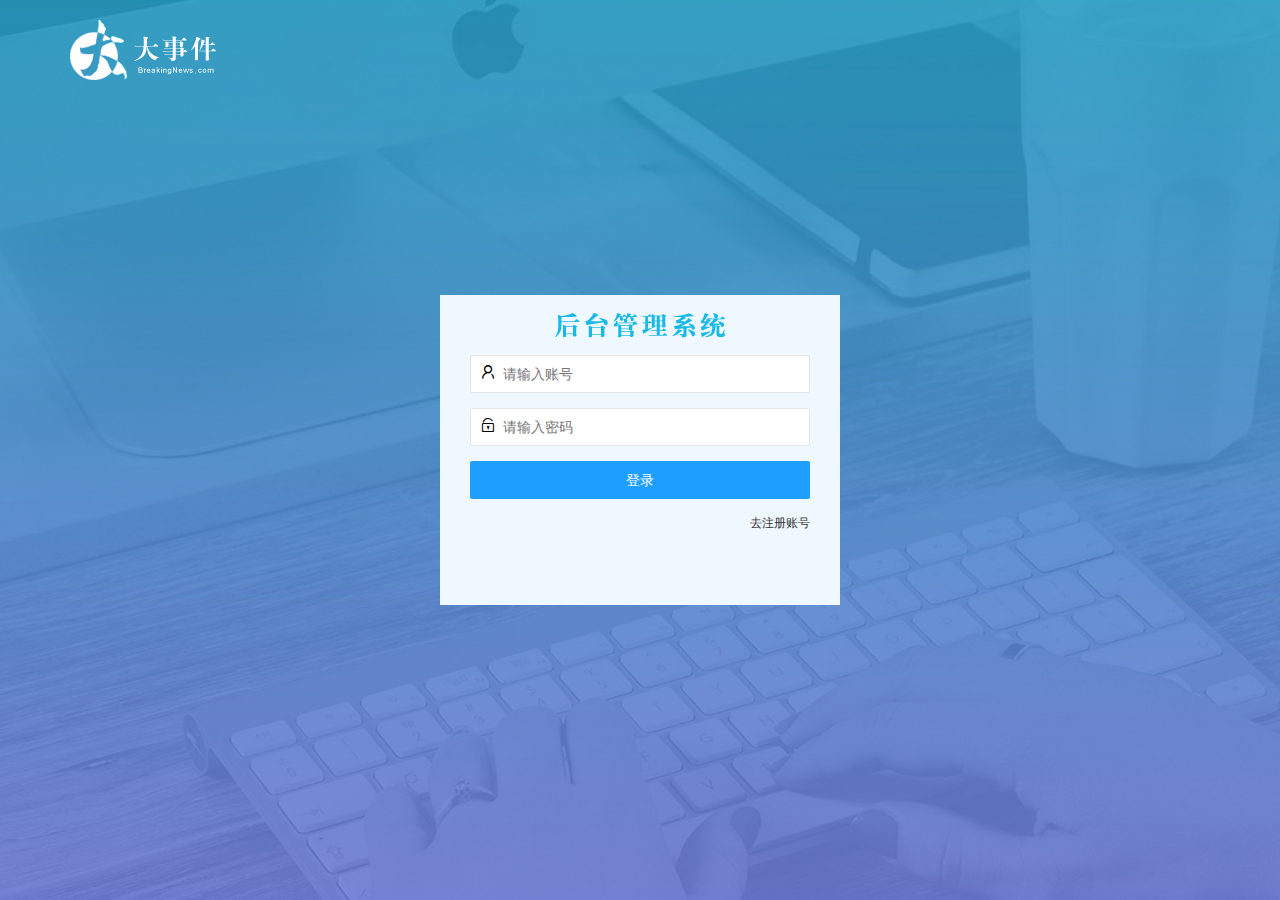
<file: login.html>
<!DOCTYPE html>
<html lang="en">

<head>
  <meta charset="UTF-8">
  <meta http-equiv="X-UA-Compatible" content="IE=edge">
  <meta name="viewport" content="width=device-width, initial-scale=1.0">
  <title>大事件-登录/注册</title>

  <link rel="stylesheet" href="/assets/lib/layui/css/layui.css">

  <link rel="stylesheet" href="./assets/css/login.css">
</head>

<body>
  <!-- logo -->
  <div class="layui-main">
    <img class="logo" src="/assets/images/logo.png" alt="" />
  </div>

  <!-- 登录模块 -->
  <div class="loginAndRegBox">
    <div class="title-box"></div>
    <!-- 登录  -->
    <div class="login-box">
      <form class="layui-form" id="form_login">
        <div class="layui-form-item">
          <i class="layui-icon layui-icon-username"></i>
          <input type="text" name="username" required lay-verify="required" placeholder="请输入账号" autocomplete="off"
            class="layui-input">
        </div>
        <div class="layui-form-item">
          <i class="layui-icon layui-icon-password"></i>
          <input type="password" name="password" required lay-verify="required|password" placeholder="请输入密码"
            autocomplete="off" class="layui-input">
        </div>
        <div class="layui-form-item">
          <button class="layui-btn layui-btn-normal layui-btn-fluid" lay-submit>登录</button>
        </div>
        <div class="layui-form-item links">
          <a href="javascript:;" id="link_reg">去注册账号</a>
        </div>
      </form>
    </div>

    <!-- 注册 -->
    <div class="reg-box">
      <form class="layui-form" id="form_reg">
        <div class="layui-form-item">
          <i class="layui-icon layui-icon-username"></i>
          <input type="text" name="username" required lay-verify="required" placeholder="请输入账号" autocomplete="off"
            class="layui-input">
        </div>
        <div class="layui-form-item">
          <i class="layui-icon layui-icon-password"></i>
          <input type="password" name="password" required lay-verify="required|password" placeholder="请输入密码"
            autocomplete="off" class="layui-input">
        </div>
        <div class="layui-form-item">
          <i class="layui-icon layui-icon-password"></i>
          <input type="password" name="repassword" required lay-verify="required|password|repassword" placeholder="确认密码"
            autocomplete="off" class="layui-input">
        </div>
        <div class="layui-form-item">
          <button class="layui-btn layui-btn-normal layui-btn-fluid" lay-submit>注册</button>
        </div>

        <div class="layui-form-item links">
          <a href="javascript:;" id="link_login">去登陆</a>
        </div>
      </form>
    </div>
  </div>
  <script src="/assets/lib/layui/layui.all.js"></script>

  <script src="/assets/lib/jquery.js"></script>
  <script src="/assets/js/baseAPI.js"></script>
  <script src="/assets/js/login.js"></script>
</body>

</html>
</file>
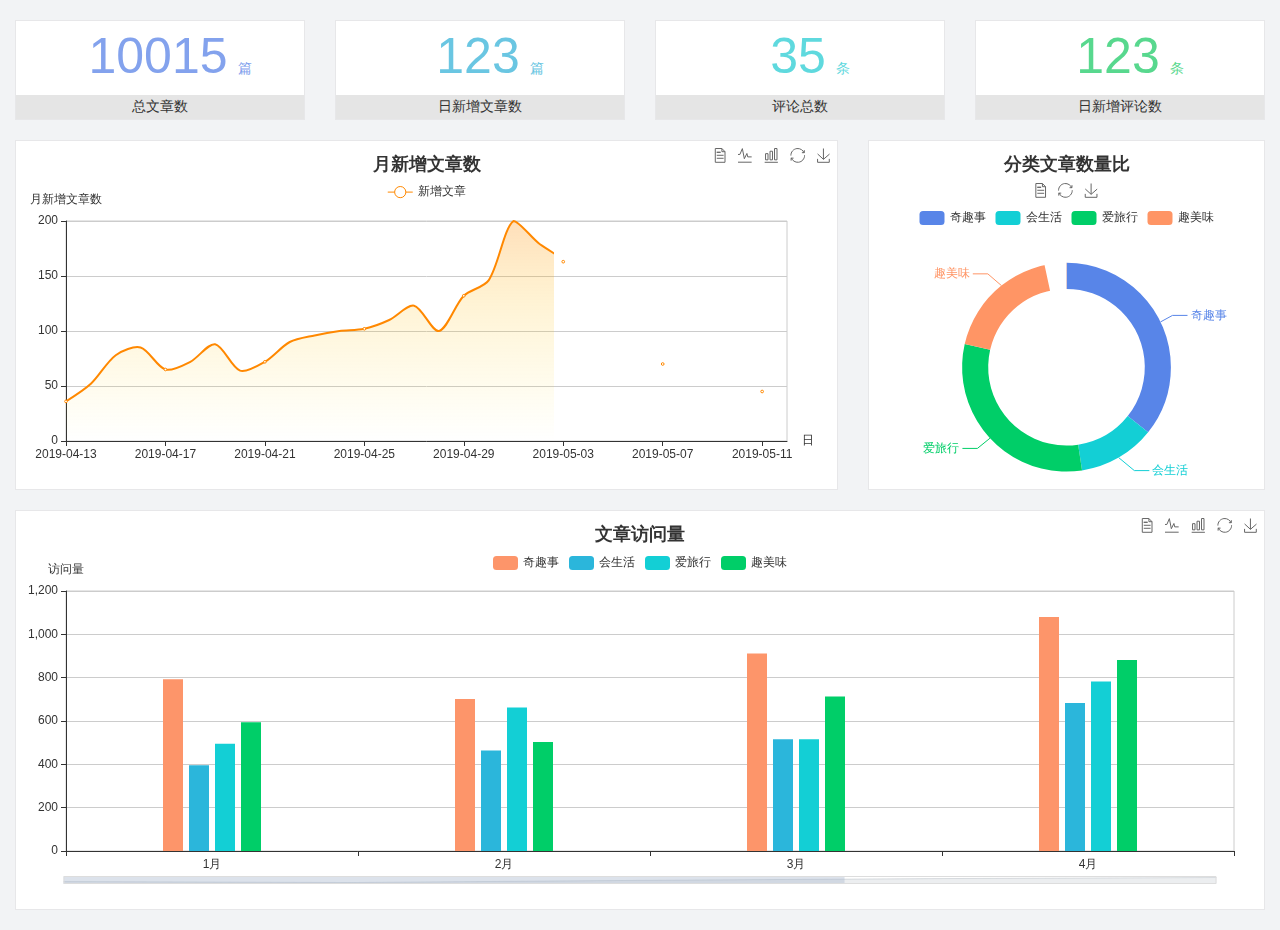
<file: home/dashboard.html>
<!DOCTYPE html>
<html lang="en">

<head>
  <meta charset="UTF-8">
  <meta name="viewport" content="width=device-width, initial-scale=1.0">
  <meta http-equiv="X-UA-Compatible" content="ie=edge">
  <title>图表统计</title>
  <link rel="stylesheet" href="../../assets/lib/bootstrap.css" />
  <link rel="stylesheet" href="../../assets/lib/main.css" />
  <script src="../../assets/lib/jquery.js"></script>
  <script type="text/javascript" src="../../assets/lib/echarts.min.js"></script>
</head>

<body>
  <div class="container-fluid">
    <div class="row spannel_list">
      <div class="col-sm-3 col-xs-6">
        <div class="spannel">
          <em>10015</em><span>篇</span>
          <b>总文章数</b>
        </div>
      </div>
      <div class="col-sm-3 col-xs-6">
        <div class="spannel scolor01">
          <em>123</em><span>篇</span>
          <b>日新增文章数</b>
        </div>
      </div>
      <div class="col-sm-3 col-xs-6">
        <div class="spannel scolor02">
          <em>35</em><span>条</span>
          <b>评论总数</b>
        </div>
      </div>
      <div class="col-sm-3 col-xs-6">
        <div class="spannel scolor03">
          <em>123</em><span>条</span>
          <b>日新增评论数</b>
        </div>
      </div>
    </div>
  </div>

  <div class="container-fluid">
    <div class="row curve-pie">
      <div class="col-lg-8 col-md-8">
        <div class="gragh_pannel" id="curve_show"></div>
      </div>
      <div class="col-lg-4 col-md-4">
        <div class="gragh_pannel" id="pie_show"></div>
      </div>
    </div>
  </div>

  <div class="container-fluid">
    <div class="column_pannel" id="column_show"></div>
  </div>

  <script>
    var oChart = echarts.init(document.getElementById('curve_show'));
    var aList_all = [
      { 'count': 36, 'date': '2019-04-13' },
      { 'count': 52, 'date': '2019-04-14' },
      { 'count': 78, 'date': '2019-04-15' },
      { 'count': 85, 'date': '2019-04-16' },
      { 'count': 65, 'date': '2019-04-17' },
      { 'count': 72, 'date': '2019-04-18' },
      { 'count': 88, 'date': '2019-04-19' },
      { 'count': 64, 'date': '2019-04-20' },
      { 'count': 72, 'date': '2019-04-21' },
      { 'count': 90, 'date': '2019-04-22' },
      { 'count': 96, 'date': '2019-04-23' },
      { 'count': 100, 'date': '2019-04-24' },
      { 'count': 102, 'date': '2019-04-25' },
      { 'count': 110, 'date': '2019-04-26' },
      { 'count': 123, 'date': '2019-04-27' },
      { 'count': 100, 'date': '2019-04-28' },
      { 'count': 132, 'date': '2019-04-29' },
      { 'count': 146, 'date': '2019-04-30' },
      { 'count': 200, 'date': '2019-05-01' },
      { 'count': 180, 'date': '2019-05-02' },
      { 'count': 163, 'date': '2019-05-03' },
      { 'count': 110, 'date': '2019-05-04' },
      { 'count': 80, 'date': '2019-05-05' },
      { 'count': 82, 'date': '2019-05-06' },
      { 'count': 70, 'date': '2019-05-07' },
      { 'count': 65, 'date': '2019-05-08' },
      { 'count': 54, 'date': '2019-05-09' },
      { 'count': 40, 'date': '2019-05-10' },
      { 'count': 45, 'date': '2019-05-11' },
      { 'count': 38, 'date': '2019-05-12' },
    ];

    let aCount = [];
    let aDate = [];

    for (var i = 0; i < aList_all.length; i++) {
      aCount.push(aList_all[i].count);
      aDate.push(aList_all[i].date);
    }

    var chartopt = {
      title: {
        text: '月新增文章数',
        left: 'center',
        top: '10'
      },
      tooltip: {
        trigger: 'axis'
      },
      legend: {
        data: ['新增文章'],
        top: '40'
      },
      toolbox: {
        show: true,
        feature: {
          mark: { show: true },
          dataView: { show: true, readOnly: false },
          magicType: { show: true, type: ['line', 'bar'] },
          restore: { show: true },
          saveAsImage: { show: true }
        }
      },
      calculable: true,
      xAxis: [
        {
          name: '日',
          type: 'category',
          boundaryGap: false,
          data: aDate
        }
      ],
      yAxis: [
        {
          name: '月新增文章数',
          type: 'value'
        }
      ],
      series: [
        {
          name: '新增文章',
          type: 'line',
          smooth: true,
          itemStyle: { normal: { areaStyle: { type: 'default' }, color: '#f80' }, lineStyle: { color: '#f80' } },
          data: aCount
        }],
      areaStyle: {
        normal: {
          color: new echarts.graphic.LinearGradient(0, 0, 0, 1, [{
            offset: 0,
            color: 'rgba(255,136,0,0.39)'
          }, {
            offset: .34,
            color: 'rgba(255,180,0,0.25)'
          }, {
            offset: 1,
            color: 'rgba(255,222,0,0.00)'
          }])

        }
      },
      grid: {
        show: true,
        x: 50,
        x2: 50,
        y: 80,
        height: 220
      }
    };

    oChart.setOption(chartopt);


    var oPie = echarts.init(document.getElementById('pie_show'));
    var oPieopt =
    {
      title: {
        top: 10,
        text: '分类文章数量比',
        x: 'center'
      },
      tooltip: {
        trigger: 'item',
        formatter: "{a} <br/>{b} : {c} ({d}%)"
      },
      color: ['#5885e8', '#13cfd5', '#00ce68', '#ff9565'],
      legend: {
        x: 'center',
        top: 65,
        data: ['奇趣事', '会生活', '爱旅行', '趣美味']
      },
      toolbox: {
        show: true,
        x: 'center',
        top: 35,
        feature: {
          mark: { show: true },
          dataView: { show: true, readOnly: false },
          magicType: {
            show: true,
            type: ['pie', 'funnel'],
            option: {
              funnel: {
                x: '25%',
                width: '50%',
                funnelAlign: 'left',
                max: 1548
              }
            }
          },
          restore: { show: true },
          saveAsImage: { show: true }
        }
      },
      calculable: true,
      series: [
        {
          name: '访问来源',
          type: 'pie',
          radius: ['45%', '60%'],
          center: ['50%', '65%'],
          data: [
            { value: 300, name: '奇趣事' },
            { value: 100, name: '会生活' },
            { value: 260, name: '爱旅行' },
            { value: 180, name: '趣美味' }
          ]
        }
      ]
    };
    oPie.setOption(oPieopt);



    var oColumn = this.echarts.init(document.getElementById('column_show'));
    var oColumnopt =
    {
      title: {
        text: '文章访问量',
        left: 'center',
        top: '10'
      },
      tooltip: {
        trigger: 'axis'
      },
      legend: {
        data: ['奇趣事', '会生活', '爱旅行', '趣美味'],
        top: '40'
      },
      toolbox: {
        show: true,
        feature: {
          mark: { show: true },
          dataView: { show: true, readOnly: false },
          magicType: { show: true, type: ['line', 'bar'] },
          restore: { show: true },
          saveAsImage: { show: true }
        }
      },
      calculable: true,
      xAxis: [
        {
          type: 'category',
          data: ['1月', '2月', '3月', '4月', '5月']
        }
      ],
      yAxis: [
        {
          name: '访问量',
          type: 'value'
        }
      ],
      series: [
        {
          name: '奇趣事',
          type: 'bar',
          barWidth: 20,
          itemStyle: {
            normal: { areaStyle: { type: 'default' }, color: '#fd956a' }
          },
          data: [800, 708, 920, 1090, 1200]
        },
        {
          name: '会生活',
          type: 'bar',
          barWidth: 20,
          itemStyle: {
            normal: { areaStyle: { type: 'default' }, color: '#2bb6db' }
          },
          data: [400, 468, 520, 690, 800]
        },
        {
          name: '爱旅行',
          type: 'bar',
          barWidth: 20,
          itemStyle: {
            normal: { areaStyle: { type: 'default' }, color: '#13cfd5' }
          },
          data: [500, 668, 520, 790, 900]
        },
        {
          name: '趣美味',
          type: 'bar',
          barWidth: 20,
          itemStyle: {
            normal: { areaStyle: { type: 'default' }, color: '#00ce68' }
          },
          data: [600, 508, 720, 890, 1000]
        }
      ],
      grid: {
        show: true,
        x: 50,
        x2: 30,
        y: 80,
        height: 260
      },
      dataZoom: [//给x轴设置滚动条
        {
          start: 0,//默认为0
          end: 100 - 1000 / 31,//默认为100
          type: 'slider',
          show: true,
          xAxisIndex: [0],
          handleSize: 0,//滑动条的 左右2个滑动条的大小
          height: 8,//组件高度
          left: 45, //左边的距离
          right: 50,//右边的距离
          bottom: 26,//右边的距离
          handleColor: '#ddd',//h滑动图标的颜色
          handleStyle: {
            borderColor: "#cacaca",
            borderWidth: "1",
            shadowBlur: 2,
            background: "#ddd",
            shadowColor: "#ddd",
          }
        }]
    };
    oColumn.setOption(oColumnopt);
  </script>
</body>

</html>
</file>
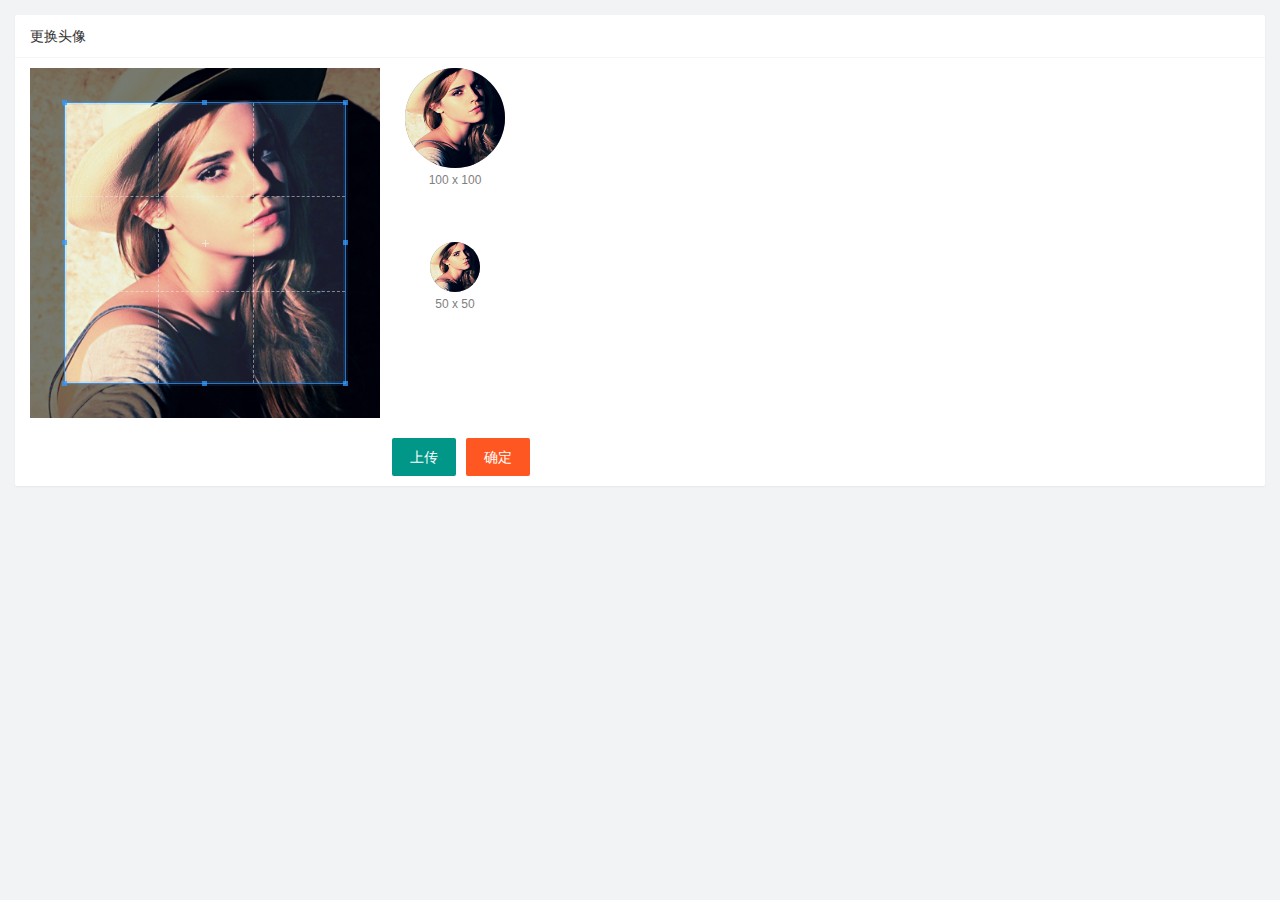
<file: user/user_avatar.html>
<!DOCTYPE html>
<html lang="en">
  <head>
    <meta charset="UTF-8" />
    <meta name="viewport" content="width=device-width, initial-scale=1.0" />
    <title>Document</title>
    <link rel="stylesheet" href="/assets/lib/layui/css/layui.css" />
    <link rel="stylesheet" href="/assets/lib/cropper/cropper.css" />
    <link rel="stylesheet" href="/assets/css/user/user_avatar.css" />
  </head>
  <body>
    <!-- 卡片区域 -->
    <div class="layui-card">
      <div class="layui-card-header">更换头像</div>
      <div class="layui-card-body">
        <!-- 第一行的图片裁剪和预览区域 -->
        <div class="row1">
          <!-- 图片裁剪区域 -->
          <div class="cropper-box">
            <!-- 这个 img 标签很重要，将来会把它初始化为裁剪区域 -->
            <img id="image" src="/assets/images/sample.jpg" />
          </div>
          <!-- 图片的预览区域 -->
          <div class="preview-box">
            <div>
              <!-- 宽高为 100px 的预览区域 -->
              <div class="img-preview w100"></div>
              <p class="size">100 x 100</p>
            </div>
            <div>
              <!-- 宽高为 50px 的预览区域 -->
              <div class="img-preview w50"></div>
              <p class="size">50 x 50</p>
            </div>
          </div>
        </div>

        <!-- 第二行的按钮区域 -->
        <div class="row2">
          <!-- 通过 accept 属性，可以指定，允许用户选择什么类型的文件 -->
          <input type="file" id="file" accept="image/png,image/jpeg" />
          <button type="button" class="layui-btn" id="btnChooseImage">上传</button>
          <button type="button" class="layui-btn layui-btn-danger" id="btnUpload">确定</button>
        </div>
      </div>
    </div>

    <script src="/assets/lib/layui/layui.all.js"></script>
    <script src="/assets/lib/jquery.js"></script>
    <script src="/assets/lib/cropper/Cropper.js"></script>
    <script src="/assets/lib/cropper/jquery-cropper.js"></script>
    <script src="/assets/js/baseAPI.js"></script>
    <script src="/assets/js/user/user_avatar.js"></script>
  </body>
</html>
</file>
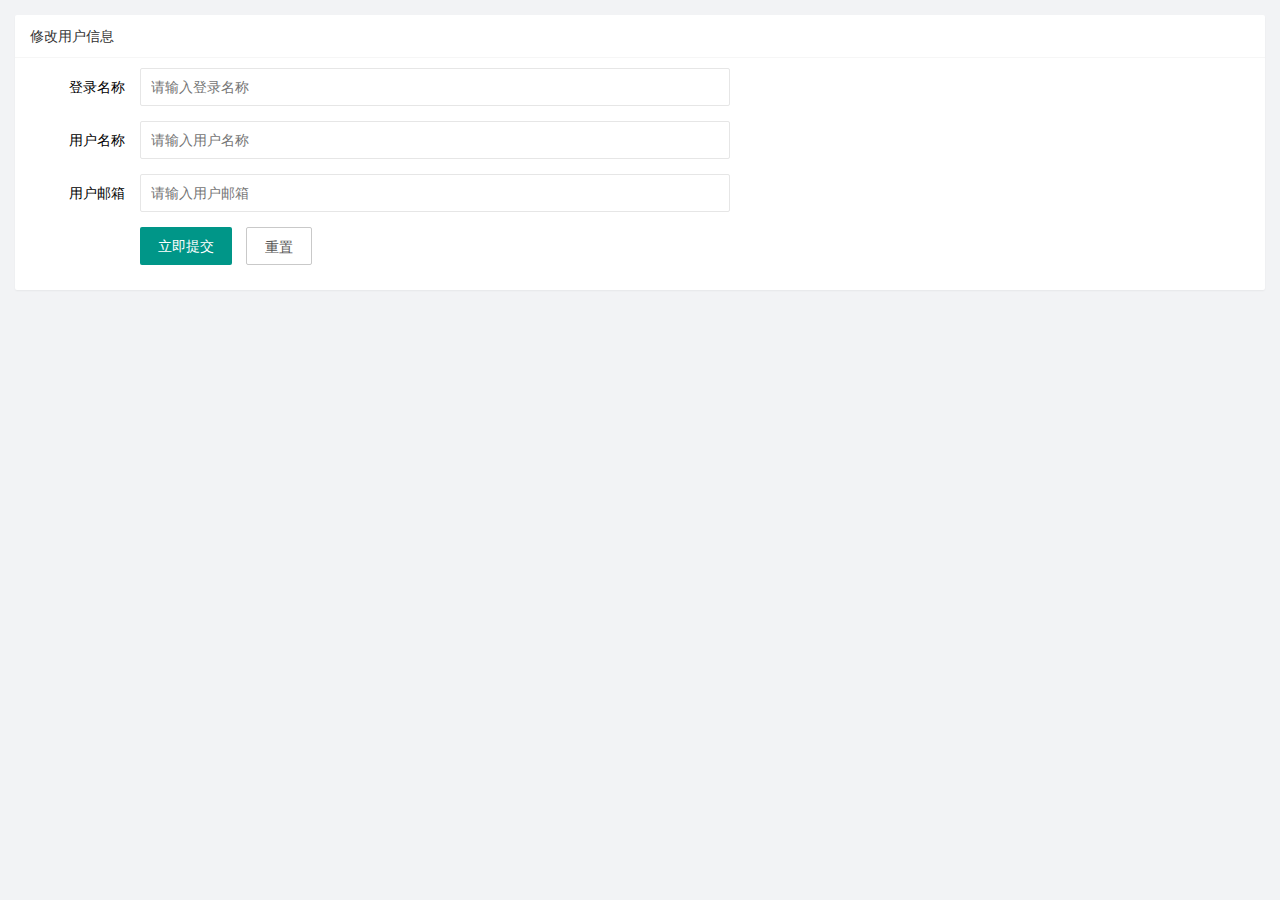
<file: user/user_info.html>
<!DOCTYPE html>
<html lang="en">

<head>
  <meta charset="UTF-8">
  <meta http-equiv="X-UA-Compatible" content="IE=edge">
  <meta name="viewport" content="width=device-width, initial-scale=1.0">
  <title>Document</title>
  <link rel="stylesheet" href="/assets/lib/layui/css/layui.css">
  <link rel="stylesheet" href="/assets/css/user/user_info.css">
</head>

<body>
  <div class="layui-card">
    <div class="layui-card-header">修改用户信息</div>
    <div class="layui-card-body">
      <form class="layui-form" lay-filter="formUserInfo">
        <input type="hidden" name="id">
        <div class="layui-form-item">
          <label class="layui-form-label">登录名称</label>
          <div class="layui-input-block">
            <input type="text" name="username" required lay-verify="required" placeholder="请输入登录名称" autocomplete="off"
              class="layui-input" readonly>
          </div>
        </div>
        <div class="layui-form-item">
          <label class="layui-form-label">用户名称</label>
          <div class="layui-input-block">
            <input type="text" name="nickname" required lay-verify="required|nickname" placeholder="请输入用户名称"
              autocomplete="off" class="layui-input">
          </div>
        </div>
        <div class="layui-form-item">
          <label class="layui-form-label">用户邮箱</label>
          <div class="layui-input-block">
            <input type="text" name="email" required lay-verify="required|email" placeholder="请输入用户邮箱"
              autocomplete="off" class="layui-input">
          </div>
        </div>
        <div class="layui-form-item">
          <div class="layui-input-block">
            <button class="layui-btn" lay-submit lay-filter="formDemo">立即提交</button>
            <button type="reset" id="btnReset" class="layui-btn layui-btn-primary">重置</button>
          </div>
        </div>
      </form>
    </div>
  </div>
  <script src="/assets/lib/layui/layui.all.js"></script>
  <script src="/assets/lib/jquery.js"></script>
  <script src="/assets/js/baseAPI.js"></script>
  <script src="/assets/js/user/user_info.js"></script>
</body>

</html>
</file>
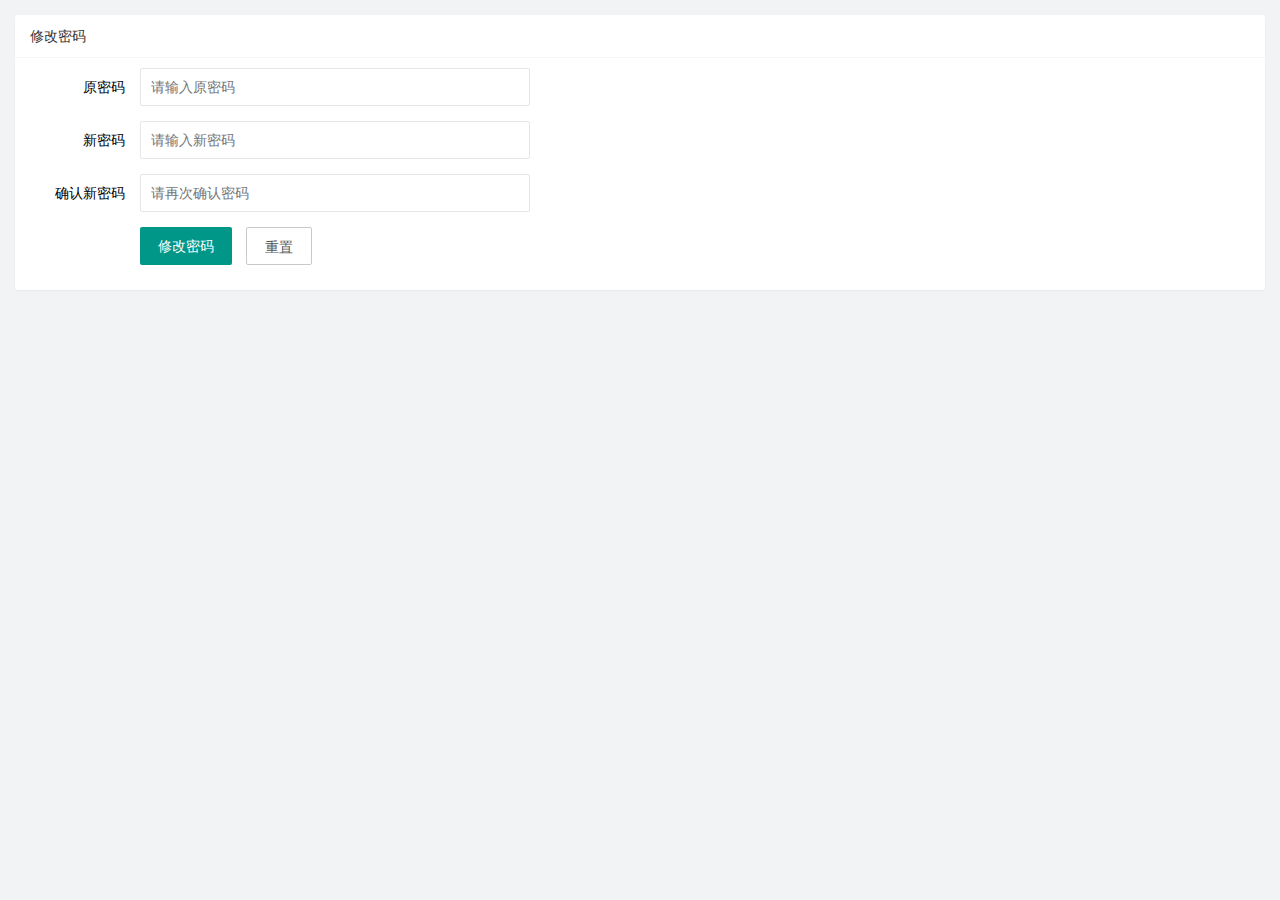
<file: user/user_pwd.html>
<!DOCTYPE html>
<html lang="en">

<head>
  <meta charset="UTF-8" />
  <meta name="viewport" content="width=device-width, initial-scale=1.0" />
  <title>Document</title>
  <link rel="stylesheet" href="/assets/lib/layui/css/layui.css" />
  <link rel="stylesheet" href="/assets/css/user/user_pwd.css" />
</head>

<body>
  <!-- 卡片区域 -->
  <div class="layui-card">
    <div class="layui-card-header">修改密码</div>
    <div class="layui-card-body">
      <form class="layui-form">
        <div class="layui-form-item">
          <label class="layui-form-label">原密码</label>
          <div class="layui-input-block">
            <input type="password" name="oldPwd" required lay-verify="required|pwd" placeholder="请输入原密码"
              autocomplete="off" class="layui-input" />
          </div>
        </div>
        <div class="layui-form-item">
          <label class="layui-form-label">新密码</label>
          <div class="layui-input-block">
            <input type="password" name="newPwd" required lay-verify="required|pwd|samePwd" placeholder="请输入新密码"
              autocomplete="off" class="layui-input" />
          </div>
        </div>
        <div class="layui-form-item">
          <label class="layui-form-label">确认新密码</label>
          <div class="layui-input-block">
            <input type="password" name="rePwd" required lay-verify="required|pwd|rePwd" placeholder="请再次确认密码"
              autocomplete="off" class="layui-input" />
          </div>
        </div>
        <div class="layui-form-item">
          <div class="layui-input-block">
            <button class="layui-btn" lay-submit lay-filter="formDemo">修改密码</button>
            <button type="reset" class="layui-btn layui-btn-primary">重置</button>
          </div>
        </div>
      </form>
    </div>
  </div>

  <!-- 导入 layui 的 js -->
  <script src="/assets/lib/layui/layui.all.js"></script>
  <!-- 导入 jQuery -->
  <script src="/assets/lib/jquery.js"></script>
  <!-- 导入 baseAPI -->
  <script src="/assets/js/baseAPI.js"></script>
  <!-- 导入自己的 js -->
  <script src="/assets/js/user/user_pwd.js"></script>
</body>

</html>
</file>
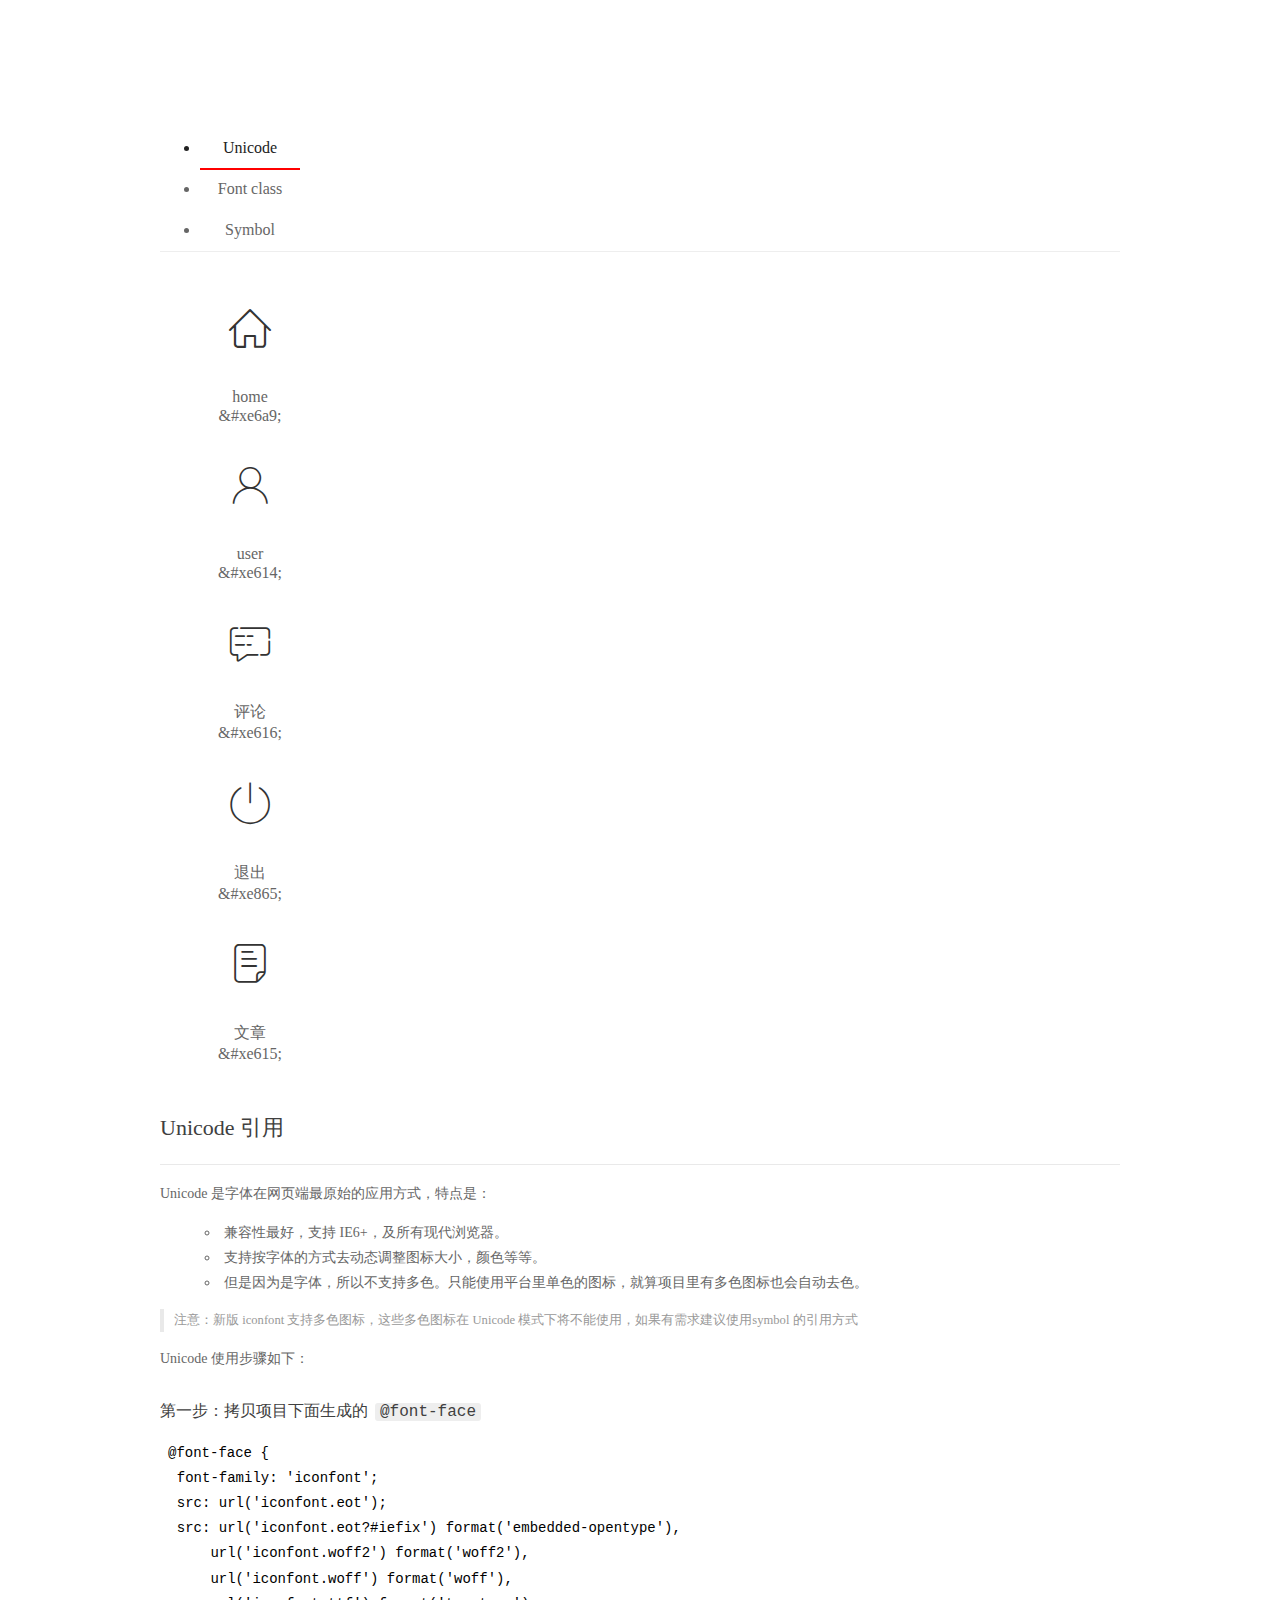
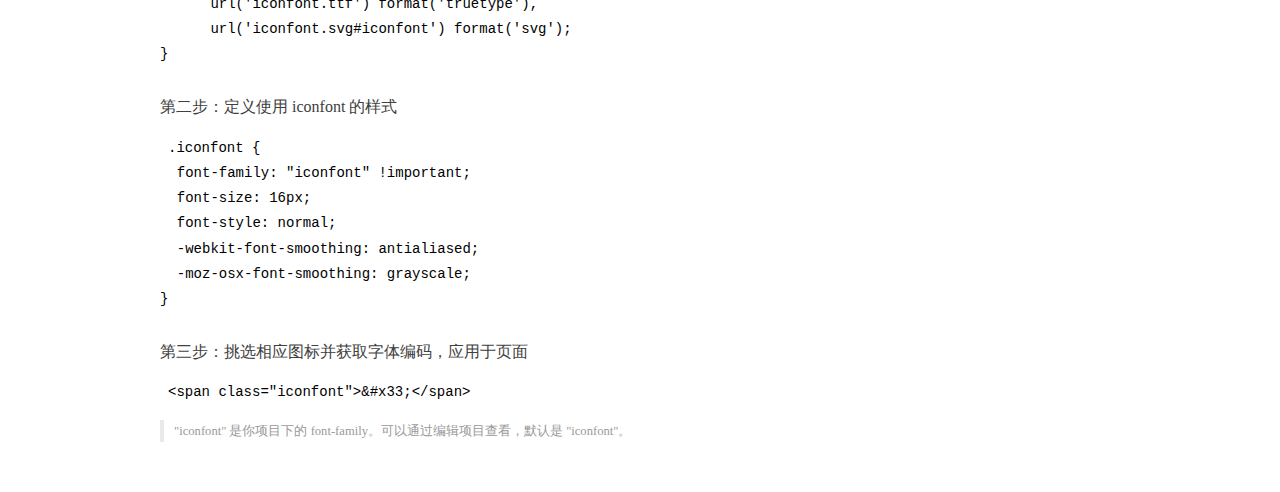
<file: assets/fonts/demo_index.html>
<!DOCTYPE html>
<html>
<head>
  <meta charset="utf-8"/>
  <title>IconFont Demo</title>
  <link rel="shortcut icon" href="https://gtms04.alicdn.com/tps/i4/TB1_oz6GVXXXXaFXpXXJDFnIXXX-64-64.ico" type="image/x-icon"/>
  <link rel="stylesheet" href="https://g.alicdn.com/thx/cube/1.3.2/cube.min.css">
  <link rel="stylesheet" href="demo.css">
  <link rel="stylesheet" href="iconfont.css">
  <script src="iconfont.js"></script>
  <!-- jQuery -->
  <script src="https://a1.alicdn.com/oss/uploads/2018/12/26/7bfddb60-08e8-11e9-9b04-53e73bb6408b.js"></script>
  <!-- 代码高亮 -->
  <script src="https://a1.alicdn.com/oss/uploads/2018/12/26/a3f714d0-08e6-11e9-8a15-ebf944d7534c.js"></script>
</head>
<body>
  <div class="main">
    <h1 class="logo"><a href="https://www.iconfont.cn/" title="iconfont 首页" target="_blank">&#xe86b;</a></h1>
    <div class="nav-tabs">
      <ul id="tabs" class="dib-box">
        <li class="dib active"><span>Unicode</span></li>
        <li class="dib"><span>Font class</span></li>
        <li class="dib"><span>Symbol</span></li>
      </ul>
      
    </div>
    <div class="tab-container">
      <div class="content unicode" style="display: block;">
          <ul class="icon_lists dib-box">
          
            <li class="dib">
              <span class="icon iconfont">&#xe6a9;</span>
                <div class="name">home</div>
                <div class="code-name">&amp;#xe6a9;</div>
              </li>
          
            <li class="dib">
              <span class="icon iconfont">&#xe614;</span>
                <div class="name">user</div>
                <div class="code-name">&amp;#xe614;</div>
              </li>
          
            <li class="dib">
              <span class="icon iconfont">&#xe616;</span>
                <div class="name">评论</div>
                <div class="code-name">&amp;#xe616;</div>
              </li>
          
            <li class="dib">
              <span class="icon iconfont">&#xe865;</span>
                <div class="name">退出</div>
                <div class="code-name">&amp;#xe865;</div>
              </li>
          
            <li class="dib">
              <span class="icon iconfont">&#xe615;</span>
                <div class="name">文章</div>
                <div class="code-name">&amp;#xe615;</div>
              </li>
          
          </ul>
          <div class="article markdown">
          <h2 id="unicode-">Unicode 引用</h2>
          <hr>

          <p>Unicode 是字体在网页端最原始的应用方式，特点是：</p>
          <ul>
            <li>兼容性最好，支持 IE6+，及所有现代浏览器。</li>
            <li>支持按字体的方式去动态调整图标大小，颜色等等。</li>
            <li>但是因为是字体，所以不支持多色。只能使用平台里单色的图标，就算项目里有多色图标也会自动去色。</li>
          </ul>
          <blockquote>
            <p>注意：新版 iconfont 支持多色图标，这些多色图标在 Unicode 模式下将不能使用，如果有需求建议使用symbol 的引用方式</p>
          </blockquote>
          <p>Unicode 使用步骤如下：</p>
          <h3 id="-font-face">第一步：拷贝项目下面生成的 <code>@font-face</code></h3>
<pre><code class="language-css"
>@font-face {
  font-family: 'iconfont';
  src: url('iconfont.eot');
  src: url('iconfont.eot?#iefix') format('embedded-opentype'),
      url('iconfont.woff2') format('woff2'),
      url('iconfont.woff') format('woff'),
      url('iconfont.ttf') format('truetype'),
      url('iconfont.svg#iconfont') format('svg');
}
</code></pre>
          <h3 id="-iconfont-">第二步：定义使用 iconfont 的样式</h3>
<pre><code class="language-css"
>.iconfont {
  font-family: "iconfont" !important;
  font-size: 16px;
  font-style: normal;
  -webkit-font-smoothing: antialiased;
  -moz-osx-font-smoothing: grayscale;
}
</code></pre>
          <h3 id="-">第三步：挑选相应图标并获取字体编码，应用于页面</h3>
<pre>
<code class="language-html"
>&lt;span class="iconfont"&gt;&amp;#x33;&lt;/span&gt;
</code></pre>
          <blockquote>
            <p>"iconfont" 是你项目下的 font-family。可以通过编辑项目查看，默认是 "iconfont"。</p>
          </blockquote>
          </div>
      </div>
      <div class="content font-class">
        <ul class="icon_lists dib-box">
          
          <li class="dib">
            <span class="icon iconfont icon-home"></span>
            <div class="name">
              home
            </div>
            <div class="code-name">.icon-home
            </div>
          </li>
          
          <li class="dib">
            <span class="icon iconfont icon-user"></span>
            <div class="name">
              user
            </div>
            <div class="code-name">.icon-user
            </div>
          </li>
          
          <li class="dib">
            <span class="icon iconfont icon-pinglun"></span>
            <div class="name">
              评论
            </div>
            <div class="code-name">.icon-pinglun
            </div>
          </li>
          
          <li class="dib">
            <span class="icon iconfont icon-tuichu"></span>
            <div class="name">
              退出
            </div>
            <div class="code-name">.icon-tuichu
            </div>
          </li>
          
          <li class="dib">
            <span class="icon iconfont icon-16"></span>
            <div class="name">
              文章
            </div>
            <div class="code-name">.icon-16
            </div>
          </li>
          
        </ul>
        <div class="article markdown">
        <h2 id="font-class-">font-class 引用</h2>
        <hr>

        <p>font-class 是 Unicode 使用方式的一种变种，主要是解决 Unicode 书写不直观，语意不明确的问题。</p>
        <p>与 Unicode 使用方式相比，具有如下特点：</p>
        <ul>
          <li>兼容性良好，支持 IE8+，及所有现代浏览器。</li>
          <li>相比于 Unicode 语意明确，书写更直观。可以很容易分辨这个 icon 是什么。</li>
          <li>因为使用 class 来定义图标，所以当要替换图标时，只需要修改 class 里面的 Unicode 引用。</li>
          <li>不过因为本质上还是使用的字体，所以多色图标还是不支持的。</li>
        </ul>
        <p>使用步骤如下：</p>
        <h3 id="-fontclass-">第一步：引入项目下面生成的 fontclass 代码：</h3>
<pre><code class="language-html">&lt;link rel="stylesheet" href="./iconfont.css"&gt;
</code></pre>
        <h3 id="-">第二步：挑选相应图标并获取类名，应用于页面：</h3>
<pre><code class="language-html">&lt;span class="iconfont icon-xxx"&gt;&lt;/span&gt;
</code></pre>
        <blockquote>
          <p>"
            iconfont" 是你项目下的 font-family。可以通过编辑项目查看，默认是 "iconfont"。</p>
        </blockquote>
      </div>
      </div>
      <div class="content symbol">
          <ul class="icon_lists dib-box">
          
            <li class="dib">
                <svg class="icon svg-icon" aria-hidden="true">
                  <use xlink:href="#icon-home"></use>
                </svg>
                <div class="name">home</div>
                <div class="code-name">#icon-home</div>
            </li>
          
            <li class="dib">
                <svg class="icon svg-icon" aria-hidden="true">
                  <use xlink:href="#icon-user"></use>
                </svg>
                <div class="name">user</div>
                <div class="code-name">#icon-user</div>
            </li>
          
            <li class="dib">
                <svg class="icon svg-icon" aria-hidden="true">
                  <use xlink:href="#icon-pinglun"></use>
                </svg>
                <div class="name">评论</div>
                <div class="code-name">#icon-pinglun</div>
            </li>
          
            <li class="dib">
                <svg class="icon svg-icon" aria-hidden="true">
                  <use xlink:href="#icon-tuichu"></use>
                </svg>
                <div class="name">退出</div>
                <div class="code-name">#icon-tuichu</div>
            </li>
          
            <li class="dib">
                <svg class="icon svg-icon" aria-hidden="true">
                  <use xlink:href="#icon-16"></use>
                </svg>
                <div class="name">文章</div>
                <div class="code-name">#icon-16</div>
            </li>
          
          </ul>
          <div class="article markdown">
          <h2 id="symbol-">Symbol 引用</h2>
          <hr>

          <p>这是一种全新的使用方式，应该说这才是未来的主流，也是平台目前推荐的用法。相关介绍可以参考这篇<a href="">文章</a>
            这种用法其实是做了一个 SVG 的集合，与另外两种相比具有如下特点：</p>
          <ul>
            <li>支持多色图标了，不再受单色限制。</li>
            <li>通过一些技巧，支持像字体那样，通过 <code>font-size</code>, <code>color</code> 来调整样式。</li>
            <li>兼容性较差，支持 IE9+，及现代浏览器。</li>
            <li>浏览器渲染 SVG 的性能一般，还不如 png。</li>
          </ul>
          <p>使用步骤如下：</p>
          <h3 id="-symbol-">第一步：引入项目下面生成的 symbol 代码：</h3>
<pre><code class="language-html">&lt;script src="./iconfont.js"&gt;&lt;/script&gt;
</code></pre>
          <h3 id="-css-">第二步：加入通用 CSS 代码（引入一次就行）：</h3>
<pre><code class="language-html">&lt;style&gt;
.icon {
  width: 1em;
  height: 1em;
  vertical-align: -0.15em;
  fill: currentColor;
  overflow: hidden;
}
&lt;/style&gt;
</code></pre>
          <h3 id="-">第三步：挑选相应图标并获取类名，应用于页面：</h3>
<pre><code class="language-html">&lt;svg class="icon" aria-hidden="true"&gt;
  &lt;use xlink:href="#icon-xxx"&gt;&lt;/use&gt;
&lt;/svg&gt;
</code></pre>
          </div>
      </div>

    </div>
  </div>
  <script>
  $(document).ready(function () {
      $('.tab-container .content:first').show()

      $('#tabs li').click(function (e) {
        var tabContent = $('.tab-container .content')
        var index = $(this).index()

        if ($(this).hasClass('active')) {
          return
        } else {
          $('#tabs li').removeClass('active')
          $(this).addClass('active')

          tabContent.hide().eq(index).fadeIn()
        }
      })
    })
  </script>
</body>
</html>
</file>
<file: assets/lib/layui/css/layui.css>
/** layui-v2.5.5 MIT License By https://www.layui.com */
 .layui-inline,img{display:inline-block;vertical-align:middle}h1,h2,h3,h4,h5,h6{font-weight:400}.layui-edge,.layui-header,.layui-inline,.layui-main{position:relative}.layui-body,.layui-edge,.layui-elip{overflow:hidden}.layui-btn,.layui-edge,.layui-inline,img{vertical-align:middle}.layui-btn,.layui-disabled,.layui-icon,.layui-unselect{-moz-user-select:none;-webkit-user-select:none;-ms-user-select:none}.layui-elip,.layui-form-checkbox span,.layui-form-pane .layui-form-label{text-overflow:ellipsis;white-space:nowrap}.layui-breadcrumb,.layui-tree-btnGroup{visibility:hidden}blockquote,body,button,dd,div,dl,dt,form,h1,h2,h3,h4,h5,h6,input,li,ol,p,pre,td,textarea,th,ul{margin:0;padding:0;-webkit-tap-highlight-color:rgba(0,0,0,0)}a:active,a:hover{outline:0}img{border:none}li{list-style:none}table{border-collapse:collapse;border-spacing:0}h4,h5,h6{font-size:100%}button,input,optgroup,option,select,textarea{font-family:inherit;font-size:inherit;font-style:inherit;font-weight:inherit;outline:0}pre{white-space:pre-wrap;white-space:-moz-pre-wrap;white-space:-pre-wrap;white-space:-o-pre-wrap;word-wrap:break-word}body{line-height:24px;font:14px Helvetica Neue,Helvetica,PingFang SC,Tahoma,Arial,sans-serif}hr{height:1px;margin:10px 0;border:0;clear:both}a{color:#333;text-decoration:none}a:hover{color:#777}a cite{font-style:normal;*cursor:pointer}.layui-border-box,.layui-border-box *{box-sizing:border-box}.layui-box,.layui-box *{box-sizing:content-box}.layui-clear{clear:both;*zoom:1}.layui-clear:after{content:'\20';clear:both;*zoom:1;display:block;height:0}.layui-inline{*display:inline;*zoom:1}.layui-edge{display:inline-block;width:0;height:0;border-width:6px;border-style:dashed;border-color:transparent}.layui-edge-top{top:-4px;border-bottom-color:#999;border-bottom-style:solid}.layui-edge-right{border-left-color:#999;border-left-style:solid}.layui-edge-bottom{top:2px;border-top-color:#999;border-top-style:solid}.layui-edge-left{border-right-color:#999;border-right-style:solid}.layui-disabled,.layui-disabled:hover{color:#d2d2d2!important;cursor:not-allowed!important}.layui-circle{border-radius:100%}.layui-show{display:block!important}.layui-hide{display:none!important}@font-face{font-family:layui-icon;src:url(../font/iconfont.eot?v=250);src:url(../font/iconfont.eot?v=250#iefix) format('embedded-opentype'),url(../font/iconfont.woff2?v=250) format('woff2'),url(../font/iconfont.woff?v=250) format('woff'),url(../font/iconfont.ttf?v=250) format('truetype'),url(../font/iconfont.svg?v=250#layui-icon) format('svg')}.layui-icon{font-family:layui-icon!important;font-size:16px;font-style:normal;-webkit-font-smoothing:antialiased;-moz-osx-font-smoothing:grayscale}.layui-icon-reply-fill:before{content:"\e611"}.layui-icon-set-fill:before{content:"\e614"}.layui-icon-menu-fill:before{content:"\e60f"}.layui-icon-search:before{content:"\e615"}.layui-icon-share:before{content:"\e641"}.layui-icon-set-sm:before{content:"\e620"}.layui-icon-engine:before{content:"\e628"}.layui-icon-close:before{content:"\1006"}.layui-icon-close-fill:before{content:"\1007"}.layui-icon-chart-screen:before{content:"\e629"}.layui-icon-star:before{content:"\e600"}.layui-icon-circle-dot:before{content:"\e617"}.layui-icon-chat:before{content:"\e606"}.layui-icon-release:before{content:"\e609"}.layui-icon-list:before{content:"\e60a"}.layui-icon-chart:before{content:"\e62c"}.layui-icon-ok-circle:before{content:"\1005"}.layui-icon-layim-theme:before{content:"\e61b"}.layui-icon-table:before{content:"\e62d"}.layui-icon-right:before{content:"\e602"}.layui-icon-left:before{content:"\e603"}.layui-icon-cart-simple:before{content:"\e698"}.layui-icon-face-cry:before{content:"\e69c"}.layui-icon-face-smile:before{content:"\e6af"}.layui-icon-survey:before{content:"\e6b2"}.layui-icon-tree:before{content:"\e62e"}.layui-icon-upload-circle:before{content:"\e62f"}.layui-icon-add-circle:before{content:"\e61f"}.layui-icon-download-circle:before{content:"\e601"}.layui-icon-templeate-1:before{content:"\e630"}.layui-icon-util:before{content:"\e631"}.layui-icon-face-surprised:before{content:"\e664"}.layui-icon-edit:before{content:"\e642"}.layui-icon-speaker:before{content:"\e645"}.layui-icon-down:before{content:"\e61a"}.layui-icon-file:before{content:"\e621"}.layui-icon-layouts:before{content:"\e632"}.layui-icon-rate-half:before{content:"\e6c9"}.layui-icon-add-circle-fine:before{content:"\e608"}.layui-icon-prev-circle:before{content:"\e633"}.layui-icon-read:before{content:"\e705"}.layui-icon-404:before{content:"\e61c"}.layui-icon-carousel:before{content:"\e634"}.layui-icon-help:before{content:"\e607"}.layui-icon-code-circle:before{content:"\e635"}.layui-icon-water:before{content:"\e636"}.layui-icon-username:before{content:"\e66f"}.layui-icon-find-fill:before{content:"\e670"}.layui-icon-about:before{content:"\e60b"}.layui-icon-location:before{content:"\e715"}.layui-icon-up:before{content:"\e619"}.layui-icon-pause:before{content:"\e651"}.layui-icon-date:before{content:"\e637"}.layui-icon-layim-uploadfile:before{content:"\e61d"}.layui-icon-delete:before{content:"\e640"}.layui-icon-play:before{content:"\e652"}.layui-icon-top:before{content:"\e604"}.layui-icon-friends:before{content:"\e612"}.layui-icon-refresh-3:before{content:"\e9aa"}.layui-icon-ok:before{content:"\e605"}.layui-icon-layer:before{content:"\e638"}.layui-icon-face-smile-fine:before{content:"\e60c"}.layui-icon-dollar:before{content:"\e659"}.layui-icon-group:before{content:"\e613"}.layui-icon-layim-download:before{content:"\e61e"}.layui-icon-picture-fine:before{content:"\e60d"}.layui-icon-link:before{content:"\e64c"}.layui-icon-diamond:before{content:"\e735"}.layui-icon-log:before{content:"\e60e"}.layui-icon-rate-solid:before{content:"\e67a"}.layui-icon-fonts-del:before{content:"\e64f"}.layui-icon-unlink:before{content:"\e64d"}.layui-icon-fonts-clear:before{content:"\e639"}.layui-icon-triangle-r:before{content:"\e623"}.layui-icon-circle:before{content:"\e63f"}.layui-icon-radio:before{content:"\e643"}.layui-icon-align-center:before{content:"\e647"}.layui-icon-align-right:before{content:"\e648"}.layui-icon-align-left:before{content:"\e649"}.layui-icon-loading-1:before{content:"\e63e"}.layui-icon-return:before{content:"\e65c"}.layui-icon-fonts-strong:before{content:"\e62b"}.layui-icon-upload:before{content:"\e67c"}.layui-icon-dialogue:before{content:"\e63a"}.layui-icon-video:before{content:"\e6ed"}.layui-icon-headset:before{content:"\e6fc"}.layui-icon-cellphone-fine:before{content:"\e63b"}.layui-icon-add-1:before{content:"\e654"}.layui-icon-face-smile-b:before{content:"\e650"}.layui-icon-fonts-html:before{content:"\e64b"}.layui-icon-form:before{content:"\e63c"}.layui-icon-cart:before{content:"\e657"}.layui-icon-camera-fill:before{content:"\e65d"}.layui-icon-tabs:before{content:"\e62a"}.layui-icon-fonts-code:before{content:"\e64e"}.layui-icon-fire:before{content:"\e756"}.layui-icon-set:before{content:"\e716"}.layui-icon-fonts-u:before{content:"\e646"}.layui-icon-triangle-d:before{content:"\e625"}.layui-icon-tips:before{content:"\e702"}.layui-icon-picture:before{content:"\e64a"}.layui-icon-more-vertical:before{content:"\e671"}.layui-icon-flag:before{content:"\e66c"}.layui-icon-loading:before{content:"\e63d"}.layui-icon-fonts-i:before{content:"\e644"}.layui-icon-refresh-1:before{content:"\e666"}.layui-icon-rmb:before{content:"\e65e"}.layui-icon-home:before{content:"\e68e"}.layui-icon-user:before{content:"\e770"}.layui-icon-notice:before{content:"\e667"}.layui-icon-login-weibo:before{content:"\e675"}.layui-icon-voice:before{content:"\e688"}.layui-icon-upload-drag:before{content:"\e681"}.layui-icon-login-qq:before{content:"\e676"}.layui-icon-snowflake:before{content:"\e6b1"}.layui-icon-file-b:before{content:"\e655"}.layui-icon-template:before{content:"\e663"}.layui-icon-auz:before{content:"\e672"}.layui-icon-console:before{content:"\e665"}.layui-icon-app:before{content:"\e653"}.layui-icon-prev:before{content:"\e65a"}.layui-icon-website:before{content:"\e7ae"}.layui-icon-next:before{content:"\e65b"}.layui-icon-component:before{content:"\e857"}.layui-icon-more:before{content:"\e65f"}.layui-icon-login-wechat:before{content:"\e677"}.layui-icon-shrink-right:before{content:"\e668"}.layui-icon-spread-left:before{content:"\e66b"}.layui-icon-camera:before{content:"\e660"}.layui-icon-note:before{content:"\e66e"}.layui-icon-refresh:before{content:"\e669"}.layui-icon-female:before{content:"\e661"}.layui-icon-male:before{content:"\e662"}.layui-icon-password:before{content:"\e673"}.layui-icon-senior:before{content:"\e674"}.layui-icon-theme:before{content:"\e66a"}.layui-icon-tread:before{content:"\e6c5"}.layui-icon-praise:before{content:"\e6c6"}.layui-icon-star-fill:before{content:"\e658"}.layui-icon-rate:before{content:"\e67b"}.layui-icon-template-1:before{content:"\e656"}.layui-icon-vercode:before{content:"\e679"}.layui-icon-cellphone:before{content:"\e678"}.layui-icon-screen-full:before{content:"\e622"}.layui-icon-screen-restore:before{content:"\e758"}.layui-icon-cols:before{content:"\e610"}.layui-icon-export:before{content:"\e67d"}.layui-icon-print:before{content:"\e66d"}.layui-icon-slider:before{content:"\e714"}.layui-icon-addition:before{content:"\e624"}.layui-icon-subtraction:before{content:"\e67e"}.layui-icon-service:before{content:"\e626"}.layui-icon-transfer:before{content:"\e691"}.layui-main{width:1140px;margin:0 auto}.layui-header{z-index:1000;height:60px}.layui-header a:hover{transition:all .5s;-webkit-transition:all .5s}.layui-side{position:fixed;left:0;top:0;bottom:0;z-index:999;width:200px;overflow-x:hidden}.layui-side-scroll{position:relative;width:220px;height:100%;overflow-x:hidden}.layui-body{position:absolute;left:200px;right:0;top:0;bottom:0;z-index:998;width:auto;overflow-y:auto;box-sizing:border-box}.layui-layout-body{overflow:hidden}.layui-layout-admin .layui-header{background-color:#23262E}.layui-layout-admin .layui-side{top:60px;width:200px;overflow-x:hidden}.layui-layout-admin .layui-body{position:fixed;top:60px;bottom:44px}.layui-layout-admin .layui-main{width:auto;margin:0 15px}.layui-layout-admin .layui-footer{position:fixed;left:200px;right:0;bottom:0;height:44px;line-height:44px;padding:0 15px;background-color:#eee}.layui-layout-admin .layui-logo{position:absolute;left:0;top:0;width:200px;height:100%;line-height:60px;text-align:center;color:#009688;font-size:16px}.layui-layout-admin .layui-header .layui-nav{background:0 0}.layui-layout-left{position:absolute!important;left:200px;top:0}.layui-layout-right{position:absolute!important;right:0;top:0}.layui-container{position:relative;margin:0 auto;padding:0 15px;box-sizing:border-box}.layui-fluid{position:relative;margin:0 auto;padding:0 15px}.layui-row:after,.layui-row:before{content:'';display:block;clear:both}.layui-col-lg1,.layui-col-lg10,.layui-col-lg11,.layui-col-lg12,.layui-col-lg2,.layui-col-lg3,.layui-col-lg4,.layui-col-lg5,.layui-col-lg6,.layui-col-lg7,.layui-col-lg8,.layui-col-lg9,.layui-col-md1,.layui-col-md10,.layui-col-md11,.layui-col-md12,.layui-col-md2,.layui-col-md3,.layui-col-md4,.layui-col-md5,.layui-col-md6,.layui-col-md7,.layui-col-md8,.layui-col-md9,.layui-col-sm1,.layui-col-sm10,.layui-col-sm11,.layui-col-sm12,.layui-col-sm2,.layui-col-sm3,.layui-col-sm4,.layui-col-sm5,.layui-col-sm6,.layui-col-sm7,.layui-col-sm8,.layui-col-sm9,.layui-col-xs1,.layui-col-xs10,.layui-col-xs11,.layui-col-xs12,.layui-col-xs2,.layui-col-xs3,.layui-col-xs4,.layui-col-xs5,.layui-col-xs6,.layui-col-xs7,.layui-col-xs8,.layui-col-xs9{position:relative;display:block;box-sizing:border-box}.layui-col-xs1,.layui-col-xs10,.layui-col-xs11,.layui-col-xs12,.layui-col-xs2,.layui-col-xs3,.layui-col-xs4,.layui-col-xs5,.layui-col-xs6,.layui-col-xs7,.layui-col-xs8,.layui-col-xs9{float:left}.layui-col-xs1{width:8.33333333%}.layui-col-xs2{width:16.66666667%}.layui-col-xs3{width:25%}.layui-col-xs4{width:33.33333333%}.layui-col-xs5{width:41.66666667%}.layui-col-xs6{width:50%}.layui-col-xs7{width:58.33333333%}.layui-col-xs8{width:66.66666667%}.layui-col-xs9{width:75%}.layui-col-xs10{width:83.33333333%}.layui-col-xs11{width:91.66666667%}.layui-col-xs12{width:100%}.layui-col-xs-offset1{margin-left:8.33333333%}.layui-col-xs-offset2{margin-left:16.66666667%}.layui-col-xs-offset3{margin-left:25%}.layui-col-xs-offset4{margin-left:33.33333333%}.layui-col-xs-offset5{margin-left:41.66666667%}.layui-col-xs-offset6{margin-left:50%}.layui-col-xs-offset7{margin-left:58.33333333%}.layui-col-xs-offset8{margin-left:66.66666667%}.layui-col-xs-offset9{margin-left:75%}.layui-col-xs-offset10{margin-left:83.33333333%}.layui-col-xs-offset11{margin-left:91.66666667%}.layui-col-xs-offset12{margin-left:100%}@media screen and (max-width:768px){.layui-hide-xs{display:none!important}.layui-show-xs-block{display:block!important}.layui-show-xs-inline{display:inline!important}.layui-show-xs-inline-block{display:inline-block!important}}@media screen and (min-width:768px){.layui-container{width:750px}.layui-hide-sm{display:none!important}.layui-show-sm-block{display:block!important}.layui-show-sm-inline{display:inline!important}.layui-show-sm-inline-block{display:inline-block!important}.layui-col-sm1,.layui-col-sm10,.layui-col-sm11,.layui-col-sm12,.layui-col-sm2,.layui-col-sm3,.layui-col-sm4,.layui-col-sm5,.layui-col-sm6,.layui-col-sm7,.layui-col-sm8,.layui-col-sm9{float:left}.layui-col-sm1{width:8.33333333%}.layui-col-sm2{width:16.66666667%}.layui-col-sm3{width:25%}.layui-col-sm4{width:33.33333333%}.layui-col-sm5{width:41.66666667%}.layui-col-sm6{width:50%}.layui-col-sm7{width:58.33333333%}.layui-col-sm8{width:66.66666667%}.layui-col-sm9{width:75%}.layui-col-sm10{width:83.33333333%}.layui-col-sm11{width:91.66666667%}.layui-col-sm12{width:100%}.layui-col-sm-offset1{margin-left:8.33333333%}.layui-col-sm-offset2{margin-left:16.66666667%}.layui-col-sm-offset3{margin-left:25%}.layui-col-sm-offset4{margin-left:33.33333333%}.layui-col-sm-offset5{margin-left:41.66666667%}.layui-col-sm-offset6{margin-left:50%}.layui-col-sm-offset7{margin-left:58.33333333%}.layui-col-sm-offset8{margin-left:66.66666667%}.layui-col-sm-offset9{margin-left:75%}.layui-col-sm-offset10{margin-left:83.33333333%}.layui-col-sm-offset11{margin-left:91.66666667%}.layui-col-sm-offset12{margin-left:100%}}@media screen and (min-width:992px){.layui-container{width:970px}.layui-hide-md{display:none!important}.layui-show-md-block{display:block!important}.layui-show-md-inline{display:inline!important}.layui-show-md-inline-block{display:inline-block!important}.layui-col-md1,.layui-col-md10,.layui-col-md11,.layui-col-md12,.layui-col-md2,.layui-col-md3,.layui-col-md4,.layui-col-md5,.layui-col-md6,.layui-col-md7,.layui-col-md8,.layui-col-md9{float:left}.layui-col-md1{width:8.33333333%}.layui-col-md2{width:16.66666667%}.layui-col-md3{width:25%}.layui-col-md4{width:33.33333333%}.layui-col-md5{width:41.66666667%}.layui-col-md6{width:50%}.layui-col-md7{width:58.33333333%}.layui-col-md8{width:66.66666667%}.layui-col-md9{width:75%}.layui-col-md10{width:83.33333333%}.layui-col-md11{width:91.66666667%}.layui-col-md12{width:100%}.layui-col-md-offset1{margin-left:8.33333333%}.layui-col-md-offset2{margin-left:16.66666667%}.layui-col-md-offset3{margin-left:25%}.layui-col-md-offset4{margin-left:33.33333333%}.layui-col-md-offset5{margin-left:41.66666667%}.layui-col-md-offset6{margin-left:50%}.layui-col-md-offset7{margin-left:58.33333333%}.layui-col-md-offset8{margin-left:66.66666667%}.layui-col-md-offset9{margin-left:75%}.layui-col-md-offset10{margin-left:83.33333333%}.layui-col-md-offset11{margin-left:91.66666667%}.layui-col-md-offset12{margin-left:100%}}@media screen and (min-width:1200px){.layui-container{width:1170px}.layui-hide-lg{display:none!important}.layui-show-lg-block{display:block!important}.layui-show-lg-inline{display:inline!important}.layui-show-lg-inline-block{display:inline-block!important}.layui-col-lg1,.layui-col-lg10,.layui-col-lg11,.layui-col-lg12,.layui-col-lg2,.layui-col-lg3,.layui-col-lg4,.layui-col-lg5,.layui-col-lg6,.layui-col-lg7,.layui-col-lg8,.layui-col-lg9{float:left}.layui-col-lg1{width:8.33333333%}.layui-col-lg2{width:16.66666667%}.layui-col-lg3{width:25%}.layui-col-lg4{width:33.33333333%}.layui-col-lg5{width:41.66666667%}.layui-col-lg6{width:50%}.layui-col-lg7{width:58.33333333%}.layui-col-lg8{width:66.66666667%}.layui-col-lg9{width:75%}.layui-col-lg10{width:83.33333333%}.layui-col-lg11{width:91.66666667%}.layui-col-lg12{width:100%}.layui-col-lg-offset1{margin-left:8.33333333%}.layui-col-lg-offset2{margin-left:16.66666667%}.layui-col-lg-offset3{margin-left:25%}.layui-col-lg-offset4{margin-left:33.33333333%}.layui-col-lg-offset5{margin-left:41.66666667%}.layui-col-lg-offset6{margin-left:50%}.layui-col-lg-offset7{margin-left:58.33333333%}.layui-col-lg-offset8{margin-left:66.66666667%}.layui-col-lg-offset9{margin-left:75%}.layui-col-lg-offset10{margin-left:83.33333333%}.layui-col-lg-offset11{margin-left:91.66666667%}.layui-col-lg-offset12{margin-left:100%}}.layui-col-space1{margin:-.5px}.layui-col-space1>*{padding:.5px}.layui-col-space3{margin:-1.5px}.layui-col-space3>*{padding:1.5px}.layui-col-space5{margin:-2.5px}.layui-col-space5>*{padding:2.5px}.layui-col-space8{margin:-3.5px}.layui-col-space8>*{padding:3.5px}.layui-col-space10{margin:-5px}.layui-col-space10>*{padding:5px}.layui-col-space12{margin:-6px}.layui-col-space12>*{padding:6px}.layui-col-space15{margin:-7.5px}.layui-col-space15>*{padding:7.5px}.layui-col-space18{margin:-9px}.layui-col-space18>*{padding:9px}.layui-col-space20{margin:-10px}.layui-col-space20>*{padding:10px}.layui-col-space22{margin:-11px}.layui-col-space22>*{padding:11px}.layui-col-space25{margin:-12.5px}.layui-col-space25>*{padding:12.5px}.layui-col-space30{margin:-15px}.layui-col-space30>*{padding:15px}.layui-btn,.layui-input,.layui-select,.layui-textarea,.layui-upload-button{outline:0;-webkit-appearance:none;transition:all .3s;-webkit-transition:all .3s;box-sizing:border-box}.layui-elem-quote{margin-bottom:10px;padding:15px;line-height:22px;border-left:5px solid #009688;border-radius:0 2px 2px 0;background-color:#f2f2f2}.layui-quote-nm{border-style:solid;border-width:1px 1px 1px 5px;background:0 0}.layui-elem-field{margin-bottom:10px;padding:0;border-width:1px;border-style:solid}.layui-elem-field legend{margin-left:20px;padding:0 10px;font-size:20px;font-weight:300}.layui-field-title{margin:10px 0 20px;border-width:1px 0 0}.layui-field-box{padding:10px 15px}.layui-field-title .layui-field-box{padding:10px 0}.layui-progress{position:relative;height:6px;border-radius:20px;background-color:#e2e2e2}.layui-progress-bar{position:absolute;left:0;top:0;width:0;max-width:100%;height:6px;border-radius:20px;text-align:right;background-color:#5FB878;transition:all .3s;-webkit-transition:all .3s}.layui-progress-big,.layui-progress-big .layui-progress-bar{height:18px;line-height:18px}.layui-progress-text{position:relative;top:-20px;line-height:18px;font-size:12px;color:#666}.layui-progress-big .layui-progress-text{position:static;padding:0 10px;color:#fff}.layui-collapse{border-width:1px;border-style:solid;border-radius:2px}.layui-colla-content,.layui-colla-item{border-top-width:1px;border-top-style:solid}.layui-colla-item:first-child{border-top:none}.layui-colla-title{position:relative;height:42px;line-height:42px;padding:0 15px 0 35px;color:#333;background-color:#f2f2f2;cursor:pointer;font-size:14px;overflow:hidden}.layui-colla-content{display:none;padding:10px 15px;line-height:22px;color:#666}.layui-colla-icon{position:absolute;left:15px;top:0;font-size:14px}.layui-card{margin-bottom:15px;border-radius:2px;background-color:#fff;box-shadow:0 1px 2px 0 rgba(0,0,0,.05)}.layui-card:last-child{margin-bottom:0}.layui-card-header{position:relative;height:42px;line-height:42px;padding:0 15px;border-bottom:1px solid #f6f6f6;color:#333;border-radius:2px 2px 0 0;font-size:14px}.layui-bg-black,.layui-bg-blue,.layui-bg-cyan,.layui-bg-green,.layui-bg-orange,.layui-bg-red{color:#fff!important}.layui-card-body{position:relative;padding:10px 15px;line-height:24px}.layui-card-body[pad15]{padding:15px}.layui-card-body[pad20]{padding:20px}.layui-card-body .layui-table{margin:5px 0}.layui-card .layui-tab{margin:0}.layui-panel-window{position:relative;padding:15px;border-radius:0;border-top:5px solid #E6E6E6;background-color:#fff}.layui-auxiliar-moving{position:fixed;left:0;right:0;top:0;bottom:0;width:100%;height:100%;background:0 0;z-index:9999999999}.layui-form-label,.layui-form-mid,.layui-form-select,.layui-input-block,.layui-input-inline,.layui-textarea{position:relative}.layui-bg-red{background-color:#FF5722!important}.layui-bg-orange{background-color:#FFB800!important}.layui-bg-green{background-color:#009688!important}.layui-bg-cyan{background-color:#2F4056!important}.layui-bg-blue{background-color:#1E9FFF!important}.layui-bg-black{background-color:#393D49!important}.layui-bg-gray{background-color:#eee!important;color:#666!important}.layui-badge-rim,.layui-colla-content,.layui-colla-item,.layui-collapse,.layui-elem-field,.layui-form-pane .layui-form-item[pane],.layui-form-pane .layui-form-label,.layui-input,.layui-layedit,.layui-layedit-tool,.layui-quote-nm,.layui-select,.layui-tab-bar,.layui-tab-card,.layui-tab-title,.layui-tab-title .layui-this:after,.layui-textarea{border-color:#e6e6e6}.layui-timeline-item:before,hr{background-color:#e6e6e6}.layui-text{line-height:22px;font-size:14px;color:#666}.layui-text h1,.layui-text h2,.layui-text h3{font-weight:500;color:#333}.layui-text h1{font-size:30px}.layui-text h2{font-size:24px}.layui-text h3{font-size:18px}.layui-text a:not(.layui-btn){color:#01AAED}.layui-text a:not(.layui-btn):hover{text-decoration:underline}.layui-text ul{padding:5px 0 5px 15px}.layui-text ul li{margin-top:5px;list-style-type:disc}.layui-text em,.layui-word-aux{color:#999!important;padding:0 5px!important}.layui-btn{display:inline-block;height:38px;line-height:38px;padding:0 18px;background-color:#009688;color:#fff;white-space:nowrap;text-align:center;font-size:14px;border:none;border-radius:2px;cursor:pointer}.layui-btn:hover{opacity:.8;filter:alpha(opacity=80);color:#fff}.layui-btn:active{opacity:1;filter:alpha(opacity=100)}.layui-btn+.layui-btn{margin-left:10px}.layui-btn-container{font-size:0}.layui-btn-container .layui-btn{margin-right:10px;margin-bottom:10px}.layui-btn-container .layui-btn+.layui-btn{margin-left:0}.layui-table .layui-btn-container .layui-btn{margin-bottom:9px}.layui-btn-radius{border-radius:100px}.layui-btn .layui-icon{margin-right:3px;font-size:18px;vertical-align:bottom;vertical-align:middle\9}.layui-btn-primary{border:1px solid #C9C9C9;background-color:#fff;color:#555}.layui-btn-primary:hover{border-color:#009688;color:#333}.layui-btn-normal{background-color:#1E9FFF}.layui-btn-warm{background-color:#FFB800}.layui-btn-danger{background-color:#FF5722}.layui-btn-checked{background-color:#5FB878}.layui-btn-disabled,.layui-btn-disabled:active,.layui-btn-disabled:hover{border:1px solid #e6e6e6;background-color:#FBFBFB;color:#C9C9C9;cursor:not-allowed;opacity:1}.layui-btn-lg{height:44px;line-height:44px;padding:0 25px;font-size:16px}.layui-btn-sm{height:30px;line-height:30px;padding:0 10px;font-size:12px}.layui-btn-sm i{font-size:16px!important}.layui-btn-xs{height:22px;line-height:22px;padding:0 5px;font-size:12px}.layui-btn-xs i{font-size:14px!important}.layui-btn-group{display:inline-block;vertical-align:middle;font-size:0}.layui-btn-group .layui-btn{margin-left:0!important;margin-right:0!important;border-left:1px solid rgba(255,255,255,.5);border-radius:0}.layui-btn-group .layui-btn-primary{border-left:none}.layui-btn-group .layui-btn-primary:hover{border-color:#C9C9C9;color:#009688}.layui-btn-group .layui-btn:first-child{border-left:none;border-radius:2px 0 0 2px}.layui-btn-group .layui-btn-primary:first-child{border-left:1px solid #c9c9c9}.layui-btn-group .layui-btn:last-child{border-radius:0 2px 2px 0}.layui-btn-group .layui-btn+.layui-btn{margin-left:0}.layui-btn-group+.layui-btn-group{margin-left:10px}.layui-btn-fluid{width:100%}.layui-input,.layui-select,.layui-textarea{height:38px;line-height:1.3;line-height:38px\9;border-width:1px;border-style:solid;background-color:#fff;border-radius:2px}.layui-input::-webkit-input-placeholder,.layui-select::-webkit-input-placeholder,.layui-textarea::-webkit-input-placeholder{line-height:1.3}.layui-input,.layui-textarea{display:block;width:100%;padding-left:10px}.layui-input:hover,.layui-textarea:hover{border-color:#D2D2D2!important}.layui-input:focus,.layui-textarea:focus{border-color:#C9C9C9!important}.layui-textarea{min-height:100px;height:auto;line-height:20px;padding:6px 10px;resize:vertical}.layui-select{padding:0 10px}.layui-form input[type=checkbox],.layui-form input[type=radio],.layui-form select{display:none}.layui-form [lay-ignore]{display:initial}.layui-form-item{margin-bottom:15px;clear:both;*zoom:1}.layui-form-item:after{content:'\20';clear:both;*zoom:1;display:block;height:0}.layui-form-label{float:left;display:block;padding:9px 15px;width:80px;font-weight:400;line-height:20px;text-align:right}.layui-form-label-col{display:block;float:none;padding:9px 0;line-height:20px;text-align:left}.layui-form-item .layui-inline{margin-bottom:5px;margin-right:10px}.layui-input-block{margin-left:110px;min-height:36px}.layui-input-inline{display:inline-block;vertical-align:middle}.layui-form-item .layui-input-inline{float:left;width:190px;margin-right:10px}.layui-form-text .layui-input-inline{width:auto}.layui-form-mid{float:left;display:block;padding:9px 0!important;line-height:20px;margin-right:10px}.layui-form-danger+.layui-form-select .layui-input,.layui-form-danger:focus{border-color:#FF5722!important}.layui-form-select .layui-input{padding-right:30px;cursor:pointer}.layui-form-select .layui-edge{position:absolute;right:10px;top:50%;margin-top:-3px;cursor:pointer;border-width:6px;border-top-color:#c2c2c2;border-top-style:solid;transition:all .3s;-webkit-transition:all .3s}.layui-form-select dl{display:none;position:absolute;left:0;top:42px;padding:5px 0;z-index:899;min-width:100%;border:1px solid #d2d2d2;max-height:300px;overflow-y:auto;background-color:#fff;border-radius:2px;box-shadow:0 2px 4px rgba(0,0,0,.12);box-sizing:border-box}.layui-form-select dl dd,.layui-form-select dl dt{padding:0 10px;line-height:36px;white-space:nowrap;overflow:hidden;text-overflow:ellipsis}.layui-form-select dl dt{font-size:12px;color:#999}.layui-form-select dl dd{cursor:pointer}.layui-form-select dl dd:hover{background-color:#f2f2f2;-webkit-transition:.5s all;transition:.5s all}.layui-form-select .layui-select-group dd{padding-left:20px}.layui-form-select dl dd.layui-select-tips{padding-left:10px!important;color:#999}.layui-form-select dl dd.layui-this{background-color:#5FB878;color:#fff}.layui-form-checkbox,.layui-form-select dl dd.layui-disabled{background-color:#fff}.layui-form-selected dl{display:block}.layui-form-checkbox,.layui-form-checkbox *,.layui-form-switch{display:inline-block;vertical-align:middle}.layui-form-selected .layui-edge{margin-top:-9px;-webkit-transform:rotate(180deg);transform:rotate(180deg);margin-top:-3px\9}:root .layui-form-selected .layui-edge{margin-top:-9px\0/IE9}.layui-form-selectup dl{top:auto;bottom:42px}.layui-select-none{margin:5px 0;text-align:center;color:#999}.layui-select-disabled .layui-disabled{border-color:#eee!important}.layui-select-disabled .layui-edge{border-top-color:#d2d2d2}.layui-form-checkbox{position:relative;height:30px;line-height:30px;margin-right:10px;padding-right:30px;cursor:pointer;font-size:0;-webkit-transition:.1s linear;transition:.1s linear;box-sizing:border-box}.layui-form-checkbox span{padding:0 10px;height:100%;font-size:14px;border-radius:2px 0 0 2px;background-color:#d2d2d2;color:#fff;overflow:hidden}.layui-form-checkbox:hover span{background-color:#c2c2c2}.layui-form-checkbox i{position:absolute;right:0;top:0;width:30px;height:28px;border:1px solid #d2d2d2;border-left:none;border-radius:0 2px 2px 0;color:#fff;font-size:20px;text-align:center}.layui-form-checkbox:hover i{border-color:#c2c2c2;color:#c2c2c2}.layui-form-checked,.layui-form-checked:hover{border-color:#5FB878}.layui-form-checked span,.layui-form-checked:hover span{background-color:#5FB878}.layui-form-checked i,.layui-form-checked:hover i{color:#5FB878}.layui-form-item .layui-form-checkbox{margin-top:4px}.layui-form-checkbox[lay-skin=primary]{height:auto!important;line-height:normal!important;min-width:18px;min-height:18px;border:none!important;margin-right:0;padding-left:28px;padding-right:0;background:0 0}.layui-form-checkbox[lay-skin=primary] span{padding-left:0;padding-right:15px;line-height:18px;background:0 0;color:#666}.layui-form-checkbox[lay-skin=primary] i{right:auto;left:0;width:16px;height:16px;line-height:16px;border:1px solid #d2d2d2;font-size:12px;border-radius:2px;background-color:#fff;-webkit-transition:.1s linear;transition:.1s linear}.layui-form-checkbox[lay-skin=primary]:hover i{border-color:#5FB878;color:#fff}.layui-form-checked[lay-skin=primary] i{border-color:#5FB878!important;background-color:#5FB878;color:#fff}.layui-checkbox-disbaled[lay-skin=primary] span{background:0 0!important;color:#c2c2c2}.layui-checkbox-disbaled[lay-skin=primary]:hover i{border-color:#d2d2d2}.layui-form-item .layui-form-checkbox[lay-skin=primary]{margin-top:10px}.layui-form-switch{position:relative;height:22px;line-height:22px;min-width:35px;padding:0 5px;margin-top:8px;border:1px solid #d2d2d2;border-radius:20px;cursor:pointer;background-color:#fff;-webkit-transition:.1s linear;transition:.1s linear}.layui-form-switch i{position:absolute;left:5px;top:3px;width:16px;height:16px;border-radius:20px;background-color:#d2d2d2;-webkit-transition:.1s linear;transition:.1s linear}.layui-form-switch em{position:relative;top:0;width:25px;margin-left:21px;padding:0!important;text-align:center!important;color:#999!important;font-style:normal!important;font-size:12px}.layui-form-onswitch{border-color:#5FB878;background-color:#5FB878}.layui-checkbox-disbaled,.layui-checkbox-disbaled i{border-color:#e2e2e2!important}.layui-form-onswitch i{left:100%;margin-left:-21px;background-color:#fff}.layui-form-onswitch em{margin-left:5px;margin-right:21px;color:#fff!important}.layui-checkbox-disbaled span{background-color:#e2e2e2!important}.layui-checkbox-disbaled:hover i{color:#fff!important}[lay-radio]{display:none}.layui-form-radio,.layui-form-radio *{display:inline-block;vertical-align:middle}.layui-form-radio{line-height:28px;margin:6px 10px 0 0;padding-right:10px;cursor:pointer;font-size:0}.layui-form-radio *{font-size:14px}.layui-form-radio>i{margin-right:8px;font-size:22px;color:#c2c2c2}.layui-form-radio>i:hover,.layui-form-radioed>i{color:#5FB878}.layui-radio-disbaled>i{color:#e2e2e2!important}.layui-form-pane .layui-form-label{width:110px;padding:8px 15px;height:38px;line-height:20px;border-width:1px;border-style:solid;border-radius:2px 0 0 2px;text-align:center;background-color:#FBFBFB;overflow:hidden;box-sizing:border-box}.layui-form-pane .layui-input-inline{margin-left:-1px}.layui-form-pane .layui-input-block{margin-left:110px;left:-1px}.layui-form-pane .layui-input{border-radius:0 2px 2px 0}.layui-form-pane .layui-form-text .layui-form-label{float:none;width:100%;border-radius:2px;box-sizing:border-box;text-align:left}.layui-form-pane .layui-form-text .layui-input-inline{display:block;margin:0;top:-1px;clear:both}.layui-form-pane .layui-form-text .layui-input-block{margin:0;left:0;top:-1px}.layui-form-pane .layui-form-text .layui-textarea{min-height:100px;border-radius:0 0 2px 2px}.layui-form-pane .layui-form-checkbox{margin:4px 0 4px 10px}.layui-form-pane .layui-form-radio,.layui-form-pane .layui-form-switch{margin-top:6px;margin-left:10px}.layui-form-pane .layui-form-item[pane]{position:relative;border-width:1px;border-style:solid}.layui-form-pane .layui-form-item[pane] .layui-form-label{position:absolute;left:0;top:0;height:100%;border-width:0 1px 0 0}.layui-form-pane .layui-form-item[pane] .layui-input-inline{margin-left:110px}@media screen and (max-width:450px){.layui-form-item .layui-form-label{text-overflow:ellipsis;overflow:hidden;white-space:nowrap}.layui-form-item .layui-inline{display:block;margin-right:0;margin-bottom:20px;clear:both}.layui-form-item .layui-inline:after{content:'\20';clear:both;display:block;height:0}.layui-form-item .layui-input-inline{display:block;float:none;left:-3px;width:auto;margin:0 0 10px 112px}.layui-form-item .layui-input-inline+.layui-form-mid{margin-left:110px;top:-5px;padding:0}.layui-form-item .layui-form-checkbox{margin-right:5px;margin-bottom:5px}}.layui-layedit{border-width:1px;border-style:solid;border-radius:2px}.layui-layedit-tool{padding:3px 5px;border-bottom-width:1px;border-bottom-style:solid;font-size:0}.layedit-tool-fixed{position:fixed;top:0;border-top:1px solid #e2e2e2}.layui-layedit-tool .layedit-tool-mid,.layui-layedit-tool .layui-icon{display:inline-block;vertical-align:middle;text-align:center;font-size:14px}.layui-layedit-tool .layui-icon{position:relative;width:32px;height:30px;line-height:30px;margin:3px 5px;color:#777;cursor:pointer;border-radius:2px}.layui-layedit-tool .layui-icon:hover{color:#393D49}.layui-layedit-tool .layui-icon:active{color:#000}.layui-layedit-tool .layedit-tool-active{background-color:#e2e2e2;color:#000}.layui-layedit-tool .layui-disabled,.layui-layedit-tool .layui-disabled:hover{color:#d2d2d2;cursor:not-allowed}.layui-layedit-tool .layedit-tool-mid{width:1px;height:18px;margin:0 10px;background-color:#d2d2d2}.layedit-tool-html{width:50px!important;font-size:30px!important}.layedit-tool-b,.layedit-tool-code,.layedit-tool-help{font-size:16px!important}.layedit-tool-d,.layedit-tool-face,.layedit-tool-image,.layedit-tool-unlink{font-size:18px!important}.layedit-tool-image input{position:absolute;font-size:0;left:0;top:0;width:100%;height:100%;opacity:.01;filter:Alpha(opacity=1);cursor:pointer}.layui-layedit-iframe iframe{display:block;width:100%}#LAY_layedit_code{overflow:hidden}.layui-laypage{display:inline-block;*display:inline;*zoom:1;vertical-align:middle;margin:10px 0;font-size:0}.layui-laypage>a:first-child,.layui-laypage>a:first-child em{border-radius:2px 0 0 2px}.layui-laypage>a:last-child,.layui-laypage>a:last-child em{border-radius:0 2px 2px 0}.layui-laypage>:first-child{margin-left:0!important}.layui-laypage>:last-child{margin-right:0!important}.layui-laypage a,.layui-laypage button,.layui-laypage input,.layui-laypage select,.layui-laypage span{border:1px solid #e2e2e2}.layui-laypage a,.layui-laypage span{display:inline-block;*display:inline;*zoom:1;vertical-align:middle;padding:0 15px;height:28px;line-height:28px;margin:0 -1px 5px 0;background-color:#fff;color:#333;font-size:12px}.layui-flow-more a *,.layui-laypage input,.layui-table-view select[lay-ignore]{display:inline-block}.layui-laypage a:hover{color:#009688}.layui-laypage em{font-style:normal}.layui-laypage .layui-laypage-spr{color:#999;font-weight:700}.layui-laypage a{text-decoration:none}.layui-laypage .layui-laypage-curr{position:relative}.layui-laypage .layui-laypage-curr em{position:relative;color:#fff}.layui-laypage .layui-laypage-curr .layui-laypage-em{position:absolute;left:-1px;top:-1px;padding:1px;width:100%;height:100%;background-color:#009688}.layui-laypage-em{border-radius:2px}.layui-laypage-next em,.layui-laypage-prev em{font-family:Sim sun;font-size:16px}.layui-laypage .layui-laypage-count,.layui-laypage .layui-laypage-limits,.layui-laypage .layui-laypage-refresh,.layui-laypage .layui-laypage-skip{margin-left:10px;margin-right:10px;padding:0;border:none}.layui-laypage .layui-laypage-limits,.layui-laypage .layui-laypage-refresh{vertical-align:top}.layui-laypage .layui-laypage-refresh i{font-size:18px;cursor:pointer}.layui-laypage select{height:22px;padding:3px;border-radius:2px;cursor:pointer}.layui-laypage .layui-laypage-skip{height:30px;line-height:30px;color:#999}.layui-laypage button,.layui-laypage input{height:30px;line-height:30px;border-radius:2px;vertical-align:top;background-color:#fff;box-sizing:border-box}.layui-laypage input{width:40px;margin:0 10px;padding:0 3px;text-align:center}.layui-laypage input:focus,.layui-laypage select:focus{border-color:#009688!important}.layui-laypage button{margin-left:10px;padding:0 10px;cursor:pointer}.layui-table,.layui-table-view{margin:10px 0}.layui-flow-more{margin:10px 0;text-align:center;color:#999;font-size:14px}.layui-flow-more a{height:32px;line-height:32px}.layui-flow-more a *{vertical-align:top}.layui-flow-more a cite{padding:0 20px;border-radius:3px;background-color:#eee;color:#333;font-style:normal}.layui-flow-more a cite:hover{opacity:.8}.layui-flow-more a i{font-size:30px;color:#737383}.layui-table{width:100%;background-color:#fff;color:#666}.layui-table tr{transition:all .3s;-webkit-transition:all .3s}.layui-table th{text-align:left;font-weight:400}.layui-table tbody tr:hover,.layui-table thead tr,.layui-table-click,.layui-table-header,.layui-table-hover,.layui-table-mend,.layui-table-patch,.layui-table-tool,.layui-table-total,.layui-table-total tr,.layui-table[lay-even] tr:nth-child(even){background-color:#f2f2f2}.layui-table td,.layui-table th,.layui-table-col-set,.layui-table-fixed-r,.layui-table-grid-down,.layui-table-header,.layui-table-page,.layui-table-tips-main,.layui-table-tool,.layui-table-total,.layui-table-view,.layui-table[lay-skin=line],.layui-table[lay-skin=row]{border-width:1px;border-style:solid;border-color:#e6e6e6}.layui-table td,.layui-table th{position:relative;padding:9px 15px;min-height:20px;line-height:20px;font-size:14px}.layui-table[lay-skin=line] td,.layui-table[lay-skin=line] th{border-width:0 0 1px}.layui-table[lay-skin=row] td,.layui-table[lay-skin=row] th{border-width:0 1px 0 0}.layui-table[lay-skin=nob] td,.layui-table[lay-skin=nob] th{border:none}.layui-table img{max-width:100px}.layui-table[lay-size=lg] td,.layui-table[lay-size=lg] th{padding:15px 30px}.layui-table-view .layui-table[lay-size=lg] .layui-table-cell{height:40px;line-height:40px}.layui-table[lay-size=sm] td,.layui-table[lay-size=sm] th{font-size:12px;padding:5px 10px}.layui-table-view .layui-table[lay-size=sm] .layui-table-cell{height:20px;line-height:20px}.layui-table[lay-data]{display:none}.layui-table-box{position:relative;overflow:hidden}.layui-table-view .layui-table{position:relative;width:auto;margin:0}.layui-table-view .layui-table[lay-skin=line]{border-width:0 1px 0 0}.layui-table-view .layui-table[lay-skin=row]{border-width:0 0 1px}.layui-table-view .layui-table td,.layui-table-view .layui-table th{padding:5px 0;border-top:none;border-left:none}.layui-table-view .layui-table th.layui-unselect .layui-table-cell span{cursor:pointer}.layui-table-view .layui-table td{cursor:default}.layui-table-view .layui-table td[data-edit=text]{cursor:text}.layui-table-view .layui-form-checkbox[lay-skin=primary] i{width:18px;height:18px}.layui-table-view .layui-form-radio{line-height:0;padding:0}.layui-table-view .layui-form-radio>i{margin:0;font-size:20px}.layui-table-init{position:absolute;left:0;top:0;width:100%;height:100%;text-align:center;z-index:110}.layui-table-init .layui-icon{position:absolute;left:50%;top:50%;margin:-15px 0 0 -15px;font-size:30px;color:#c2c2c2}.layui-table-header{border-width:0 0 1px;overflow:hidden}.layui-table-header .layui-table{margin-bottom:-1px}.layui-table-tool .layui-inline[lay-event]{position:relative;width:26px;height:26px;padding:5px;line-height:16px;margin-right:10px;text-align:center;color:#333;border:1px solid #ccc;cursor:pointer;-webkit-transition:.5s all;transition:.5s all}.layui-table-tool .layui-inline[lay-event]:hover{border:1px solid #999}.layui-table-tool-temp{padding-right:120px}.layui-table-tool-self{position:absolute;right:17px;top:10px}.layui-table-tool .layui-table-tool-self .layui-inline[lay-event]{margin:0 0 0 10px}.layui-table-tool-panel{position:absolute;top:29px;left:-1px;padding:5px 0;min-width:150px;min-height:40px;border:1px solid #d2d2d2;text-align:left;overflow-y:auto;background-color:#fff;box-shadow:0 2px 4px rgba(0,0,0,.12)}.layui-table-cell,.layui-table-tool-panel li{overflow:hidden;text-overflow:ellipsis;white-space:nowrap}.layui-table-tool-panel li{padding:0 10px;line-height:30px;-webkit-transition:.5s all;transition:.5s all}.layui-table-tool-panel li .layui-form-checkbox[lay-skin=primary]{width:100%;padding-left:28px}.layui-table-tool-panel li:hover{background-color:#f2f2f2}.layui-table-tool-panel li .layui-form-checkbox[lay-skin=primary] i{position:absolute;left:0;top:0}.layui-table-tool-panel li .layui-form-checkbox[lay-skin=primary] span{padding:0}.layui-table-tool .layui-table-tool-self .layui-table-tool-panel{left:auto;right:-1px}.layui-table-col-set{position:absolute;right:0;top:0;width:20px;height:100%;border-width:0 0 0 1px;background-color:#fff}.layui-table-sort{width:10px;height:20px;margin-left:5px;cursor:pointer!important}.layui-table-sort .layui-edge{position:absolute;left:5px;border-width:5px}.layui-table-sort .layui-table-sort-asc{top:3px;border-top:none;border-bottom-style:solid;border-bottom-color:#b2b2b2}.layui-table-sort .layui-table-sort-asc:hover{border-bottom-color:#666}.layui-table-sort .layui-table-sort-desc{bottom:5px;border-bottom:none;border-top-style:solid;border-top-color:#b2b2b2}.layui-table-sort .layui-table-sort-desc:hover{border-top-color:#666}.layui-table-sort[lay-sort=asc] .layui-table-sort-asc{border-bottom-color:#000}.layui-table-sort[lay-sort=desc] .layui-table-sort-desc{border-top-color:#000}.layui-table-cell{height:28px;line-height:28px;padding:0 15px;position:relative;box-sizing:border-box}.layui-table-cell .layui-form-checkbox[lay-skin=primary]{top:-1px;padding:0}.layui-table-cell .layui-table-link{color:#01AAED}.laytable-cell-checkbox,.laytable-cell-numbers,.laytable-cell-radio,.laytable-cell-space{padding:0;text-align:center}.layui-table-body{position:relative;overflow:auto;margin-right:-1px;margin-bottom:-1px}.layui-table-body .layui-none{line-height:26px;padding:15px;text-align:center;color:#999}.layui-table-fixed{position:absolute;left:0;top:0;z-index:101}.layui-table-fixed .layui-table-body{overflow:hidden}.layui-table-fixed-l{box-shadow:0 -1px 8px rgba(0,0,0,.08)}.layui-table-fixed-r{left:auto;right:-1px;border-width:0 0 0 1px;box-shadow:-1px 0 8px rgba(0,0,0,.08)}.layui-table-fixed-r .layui-table-header{position:relative;overflow:visible}.layui-table-mend{position:absolute;right:-49px;top:0;height:100%;width:50px}.layui-table-tool{position:relative;z-index:890;width:100%;min-height:50px;line-height:30px;padding:10px 15px;border-width:0 0 1px}.layui-table-tool .layui-btn-container{margin-bottom:-10px}.layui-table-page,.layui-table-total{border-width:1px 0 0;margin-bottom:-1px;overflow:hidden}.layui-table-page{position:relative;width:100%;padding:7px 7px 0;height:41px;font-size:12px;white-space:nowrap}.layui-table-page>div{height:26px}.layui-table-page .layui-laypage{margin:0}.layui-table-page .layui-laypage a,.layui-table-page .layui-laypage span{height:26px;line-height:26px;margin-bottom:10px;border:none;background:0 0}.layui-table-page .layui-laypage a,.layui-table-page .layui-laypage span.layui-laypage-curr{padding:0 12px}.layui-table-page .layui-laypage span{margin-left:0;padding:0}.layui-table-page .layui-laypage .layui-laypage-prev{margin-left:-7px!important}.layui-table-page .layui-laypage .layui-laypage-curr .layui-laypage-em{left:0;top:0;padding:0}.layui-table-page .layui-laypage button,.layui-table-page .layui-laypage input{height:26px;line-height:26px}.layui-table-page .layui-laypage input{width:40px}.layui-table-page .layui-laypage button{padding:0 10px}.layui-table-page select{height:18px}.layui-table-patch .layui-table-cell{padding:0;width:30px}.layui-table-edit{position:absolute;left:0;top:0;width:100%;height:100%;padding:0 14px 1px;border-radius:0;box-shadow:1px 1px 20px rgba(0,0,0,.15)}.layui-table-edit:focus{border-color:#5FB878!important}select.layui-table-edit{padding:0 0 0 10px;border-color:#C9C9C9}.layui-table-view .layui-form-checkbox,.layui-table-view .layui-form-radio,.layui-table-view .layui-form-switch{top:0;margin:0;box-sizing:content-box}.layui-table-view .layui-form-checkbox{top:-1px;height:26px;line-height:26px}.layui-table-view .layui-form-checkbox i{height:26px}.layui-table-grid .layui-table-cell{overflow:visible}.layui-table-grid-down{position:absolute;top:0;right:0;width:26px;height:100%;padding:5px 0;border-width:0 0 0 1px;text-align:center;background-color:#fff;color:#999;cursor:pointer}.layui-table-grid-down .layui-icon{position:absolute;top:50%;left:50%;margin:-8px 0 0 -8px}.layui-table-grid-down:hover{background-color:#fbfbfb}body .layui-table-tips .layui-layer-content{background:0 0;padding:0;box-shadow:0 1px 6px rgba(0,0,0,.12)}.layui-table-tips-main{margin:-44px 0 0 -1px;max-height:150px;padding:8px 15px;font-size:14px;overflow-y:scroll;background-color:#fff;color:#666}.layui-table-tips-c{position:absolute;right:-3px;top:-13px;width:20px;height:20px;padding:3px;cursor:pointer;background-color:#666;border-radius:50%;color:#fff}.layui-table-tips-c:hover{background-color:#777}.layui-table-tips-c:before{position:relative;right:-2px}.layui-upload-file{display:none!important;opacity:.01;filter:Alpha(opacity=1)}.layui-upload-drag,.layui-upload-form,.layui-upload-wrap{display:inline-block}.layui-upload-list{margin:10px 0}.layui-upload-choose{padding:0 10px;color:#999}.layui-upload-drag{position:relative;padding:30px;border:1px dashed #e2e2e2;background-color:#fff;text-align:center;cursor:pointer;color:#999}.layui-upload-drag .layui-icon{font-size:50px;color:#009688}.layui-upload-drag[lay-over]{border-color:#009688}.layui-upload-iframe{position:absolute;width:0;height:0;border:0;visibility:hidden}.layui-upload-wrap{position:relative;vertical-align:middle}.layui-upload-wrap .layui-upload-file{display:block!important;position:absolute;left:0;top:0;z-index:10;font-size:100px;width:100%;height:100%;opacity:.01;filter:Alpha(opacity=1);cursor:pointer}.layui-transfer-active,.layui-transfer-box{display:inline-block;vertical-align:middle}.layui-transfer-box,.layui-transfer-header,.layui-transfer-search{border-width:0;border-style:solid;border-color:#e6e6e6}.layui-transfer-box{position:relative;border-width:1px;width:200px;height:360px;border-radius:2px;background-color:#fff}.layui-transfer-box .layui-form-checkbox{width:100%;margin:0!important}.layui-transfer-header{height:38px;line-height:38px;padding:0 10px;border-bottom-width:1px}.layui-transfer-search{position:relative;padding:10px;border-bottom-width:1px}.layui-transfer-search .layui-input{height:32px;padding-left:30px;font-size:12px}.layui-transfer-search .layui-icon-search{position:absolute;left:20px;top:50%;margin-top:-8px;color:#666}.layui-transfer-active{margin:0 15px}.layui-transfer-active .layui-btn{display:block;margin:0;padding:0 15px;background-color:#5FB878;border-color:#5FB878;color:#fff}.layui-transfer-active .layui-btn-disabled{background-color:#FBFBFB;border-color:#e6e6e6;color:#C9C9C9}.layui-transfer-active .layui-btn:first-child{margin-bottom:15px}.layui-transfer-active .layui-btn .layui-icon{margin:0;font-size:14px!important}.layui-transfer-data{padding:5px 0;overflow:auto}.layui-transfer-data li{height:32px;line-height:32px;padding:0 10px}.layui-transfer-data li:hover{background-color:#f2f2f2;transition:.5s all}.layui-transfer-data .layui-none{padding:15px 10px;text-align:center;color:#999}.layui-nav{position:relative;padding:0 20px;background-color:#393D49;color:#fff;border-radius:2px;font-size:0;box-sizing:border-box}.layui-nav *{font-size:14px}.layui-nav .layui-nav-item{position:relative;display:inline-block;*display:inline;*zoom:1;vertical-align:middle;line-height:60px}.layui-nav .layui-nav-item a{display:block;padding:0 20px;color:#fff;color:rgba(255,255,255,.7);transition:all .3s;-webkit-transition:all .3s}.layui-nav .layui-this:after,.layui-nav-bar,.layui-nav-tree .layui-nav-itemed:after{position:absolute;left:0;top:0;width:0;height:5px;background-color:#5FB878;transition:all .2s;-webkit-transition:all .2s}.layui-nav-bar{z-index:1000}.layui-nav .layui-nav-item a:hover,.layui-nav .layui-this a{color:#fff}.layui-nav .layui-this:after{content:'';top:auto;bottom:0;width:100%}.layui-nav-img{width:30px;height:30px;margin-right:10px;border-radius:50%}.layui-nav .layui-nav-more{content:'';width:0;height:0;border-style:solid dashed dashed;border-color:#fff transparent transparent;overflow:hidden;cursor:pointer;transition:all .2s;-webkit-transition:all .2s;position:absolute;top:50%;right:3px;margin-top:-3px;border-width:6px;border-top-color:rgba(255,255,255,.7)}.layui-nav .layui-nav-mored,.layui-nav-itemed>a .layui-nav-more{margin-top:-9px;border-style:dashed dashed solid;border-color:transparent transparent #fff}.layui-nav-child{display:none;position:absolute;left:0;top:65px;min-width:100%;line-height:36px;padding:5px 0;box-shadow:0 2px 4px rgba(0,0,0,.12);border:1px solid #d2d2d2;background-color:#fff;z-index:100;border-radius:2px;white-space:nowrap}.layui-nav .layui-nav-child a{color:#333}.layui-nav .layui-nav-child a:hover{background-color:#f2f2f2;color:#000}.layui-nav-child dd{position:relative}.layui-nav .layui-nav-child dd.layui-this a,.layui-nav-child dd.layui-this{background-color:#5FB878;color:#fff}.layui-nav-child dd.layui-this:after{display:none}.layui-nav-tree{width:200px;padding:0}.layui-nav-tree .layui-nav-item{display:block;width:100%;line-height:45px}.layui-nav-tree .layui-nav-item a{position:relative;height:45px;line-height:45px;text-overflow:ellipsis;overflow:hidden;white-space:nowrap}.layui-nav-tree .layui-nav-item a:hover{background-color:#4E5465}.layui-nav-tree .layui-nav-bar{width:5px;height:0;background-color:#009688}.layui-nav-tree .layui-nav-child dd.layui-this,.layui-nav-tree .layui-nav-child dd.layui-this a,.layui-nav-tree .layui-this,.layui-nav-tree .layui-this>a,.layui-nav-tree .layui-this>a:hover{background-color:#009688;color:#fff}.layui-nav-tree .layui-this:after{display:none}.layui-nav-itemed>a,.layui-nav-tree .layui-nav-title a,.layui-nav-tree .layui-nav-title a:hover{color:#fff!important}.layui-nav-tree .layui-nav-child{position:relative;z-index:0;top:0;border:none;box-shadow:none}.layui-nav-tree .layui-nav-child a{height:40px;line-height:40px;color:#fff;color:rgba(255,255,255,.7)}.layui-nav-tree .layui-nav-child,.layui-nav-tree .layui-nav-child a:hover{background:0 0;color:#fff}.layui-nav-tree .layui-nav-more{right:10px}.layui-nav-itemed>.layui-nav-child{display:block;padding:0;background-color:rgba(0,0,0,.3)!important}.layui-nav-itemed>.layui-nav-child>.layui-this>.layui-nav-child{display:block}.layui-nav-side{position:fixed;top:0;bottom:0;left:0;overflow-x:hidden;z-index:999}.layui-bg-blue .layui-nav-bar,.layui-bg-blue .layui-nav-itemed:after,.layui-bg-blue .layui-this:after{background-color:#93D1FF}.layui-bg-blue .layui-nav-child dd.layui-this{background-color:#1E9FFF}.layui-bg-blue .layui-nav-itemed>a,.layui-nav-tree.layui-bg-blue .layui-nav-title a,.layui-nav-tree.layui-bg-blue .layui-nav-title a:hover{background-color:#007DDB!important}.layui-breadcrumb{font-size:0}.layui-breadcrumb>*{font-size:14px}.layui-breadcrumb a{color:#999!important}.layui-breadcrumb a:hover{color:#5FB878!important}.layui-breadcrumb a cite{color:#666;font-style:normal}.layui-breadcrumb span[lay-separator]{margin:0 10px;color:#999}.layui-tab{margin:10px 0;text-align:left!important}.layui-tab[overflow]>.layui-tab-title{overflow:hidden}.layui-tab-title{position:relative;left:0;height:40px;white-space:nowrap;font-size:0;border-bottom-width:1px;border-bottom-style:solid;transition:all .2s;-webkit-transition:all .2s}.layui-tab-title li{display:inline-block;*display:inline;*zoom:1;vertical-align:middle;font-size:14px;transition:all .2s;-webkit-transition:all .2s;position:relative;line-height:40px;min-width:65px;padding:0 15px;text-align:center;cursor:pointer}.layui-tab-title li a{display:block}.layui-tab-title .layui-this{color:#000}.layui-tab-title .layui-this:after{position:absolute;left:0;top:0;content:'';width:100%;height:41px;border-width:1px;border-style:solid;border-bottom-color:#fff;border-radius:2px 2px 0 0;box-sizing:border-box;pointer-events:none}.layui-tab-bar{position:absolute;right:0;top:0;z-index:10;width:30px;height:39px;line-height:39px;border-width:1px;border-style:solid;border-radius:2px;text-align:center;background-color:#fff;cursor:pointer}.layui-tab-bar .layui-icon{position:relative;display:inline-block;top:3px;transition:all .3s;-webkit-transition:all .3s}.layui-tab-item{display:none}.layui-tab-more{padding-right:30px;height:auto!important;white-space:normal!important}.layui-tab-more li.layui-this:after{border-bottom-color:#e2e2e2;border-radius:2px}.layui-tab-more .layui-tab-bar .layui-icon{top:-2px;top:3px\9;-webkit-transform:rotate(180deg);transform:rotate(180deg)}:root .layui-tab-more .layui-tab-bar .layui-icon{top:-2px\0/IE9}.layui-tab-content{padding:10px}.layui-tab-title li .layui-tab-close{position:relative;display:inline-block;width:18px;height:18px;line-height:20px;margin-left:8px;top:1px;text-align:center;font-size:14px;color:#c2c2c2;transition:all .2s;-webkit-transition:all .2s}.layui-tab-title li .layui-tab-close:hover{border-radius:2px;background-color:#FF5722;color:#fff}.layui-tab-brief>.layui-tab-title .layui-this{color:#009688}.layui-tab-brief>.layui-tab-more li.layui-this:after,.layui-tab-brief>.layui-tab-title .layui-this:after{border:none;border-radius:0;border-bottom:2px solid #5FB878}.layui-tab-brief[overflow]>.layui-tab-title .layui-this:after{top:-1px}.layui-tab-card{border-width:1px;border-style:solid;border-radius:2px;box-shadow:0 2px 5px 0 rgba(0,0,0,.1)}.layui-tab-card>.layui-tab-title{background-color:#f2f2f2}.layui-tab-card>.layui-tab-title li{margin-right:-1px;margin-left:-1px}.layui-tab-card>.layui-tab-title .layui-this{background-color:#fff}.layui-tab-card>.layui-tab-title .layui-this:after{border-top:none;border-width:1px;border-bottom-color:#fff}.layui-tab-card>.layui-tab-title .layui-tab-bar{height:40px;line-height:40px;border-radius:0;border-top:none;border-right:none}.layui-tab-card>.layui-tab-more .layui-this{background:0 0;color:#5FB878}.layui-tab-card>.layui-tab-more .layui-this:after{border:none}.layui-timeline{padding-left:5px}.layui-timeline-item{position:relative;padding-bottom:20px}.layui-timeline-axis{position:absolute;left:-5px;top:0;z-index:10;width:20px;height:20px;line-height:20px;background-color:#fff;color:#5FB878;border-radius:50%;text-align:center;cursor:pointer}.layui-timeline-axis:hover{color:#FF5722}.layui-timeline-item:before{content:'';position:absolute;left:5px;top:0;z-index:0;width:1px;height:100%}.layui-timeline-item:last-child:before{display:none}.layui-timeline-item:first-child:before{display:block}.layui-timeline-content{padding-left:25px}.layui-timeline-title{position:relative;margin-bottom:10px}.layui-badge,.layui-badge-dot,.layui-badge-rim{position:relative;display:inline-block;padding:0 6px;font-size:12px;text-align:center;background-color:#FF5722;color:#fff;border-radius:2px}.layui-badge{height:18px;line-height:18px}.layui-badge-dot{width:8px;height:8px;padding:0;border-radius:50%}.layui-badge-rim{height:18px;line-height:18px;border-width:1px;border-style:solid;background-color:#fff;color:#666}.layui-btn .layui-badge,.layui-btn .layui-badge-dot{margin-left:5px}.layui-nav .layui-badge,.layui-nav .layui-badge-dot{position:absolute;top:50%;margin:-8px 6px 0}.layui-tab-title .layui-badge,.layui-tab-title .layui-badge-dot{left:5px;top:-2px}.layui-carousel{position:relative;left:0;top:0;background-color:#f8f8f8}.layui-carousel>[carousel-item]{position:relative;width:100%;height:100%;overflow:hidden}.layui-carousel>[carousel-item]:before{position:absolute;content:'\e63d';left:50%;top:50%;width:100px;line-height:20px;margin:-10px 0 0 -50px;text-align:center;color:#c2c2c2;font-family:layui-icon!important;font-size:30px;font-style:normal;-webkit-font-smoothing:antialiased;-moz-osx-font-smoothing:grayscale}.layui-carousel>[carousel-item]>*{display:none;position:absolute;left:0;top:0;width:100%;height:100%;background-color:#f8f8f8;transition-duration:.3s;-webkit-transition-duration:.3s}.layui-carousel-updown>*{-webkit-transition:.3s ease-in-out up;transition:.3s ease-in-out up}.layui-carousel-arrow{display:none\9;opacity:0;position:absolute;left:10px;top:50%;margin-top:-18px;width:36px;height:36px;line-height:36px;text-align:center;font-size:20px;border:0;border-radius:50%;background-color:rgba(0,0,0,.2);color:#fff;-webkit-transition-duration:.3s;transition-duration:.3s;cursor:pointer}.layui-carousel-arrow[lay-type=add]{left:auto!important;right:10px}.layui-carousel:hover .layui-carousel-arrow[lay-type=add],.layui-carousel[lay-arrow=always] .layui-carousel-arrow[lay-type=add]{right:20px}.layui-carousel[lay-arrow=always] .layui-carousel-arrow{opacity:1;left:20px}.layui-carousel[lay-arrow=none] .layui-carousel-arrow{display:none}.layui-carousel-arrow:hover,.layui-carousel-ind ul:hover{background-color:rgba(0,0,0,.35)}.layui-carousel:hover .layui-carousel-arrow{display:block\9;opacity:1;left:20px}.layui-carousel-ind{position:relative;top:-35px;width:100%;line-height:0!important;text-align:center;font-size:0}.layui-carousel[lay-indicator=outside]{margin-bottom:30px}.layui-carousel[lay-indicator=outside] .layui-carousel-ind{top:10px}.layui-carousel[lay-indicator=outside] .layui-carousel-ind ul{background-color:rgba(0,0,0,.5)}.layui-carousel[lay-indicator=none] .layui-carousel-ind{display:none}.layui-carousel-ind ul{display:inline-block;padding:5px;background-color:rgba(0,0,0,.2);border-radius:10px;-webkit-transition-duration:.3s;transition-duration:.3s}.layui-carousel-ind li{display:inline-block;width:10px;height:10px;margin:0 3px;font-size:14px;background-color:#e2e2e2;background-color:rgba(255,255,255,.5);border-radius:50%;cursor:pointer;-webkit-transition-duration:.3s;transition-duration:.3s}.layui-carousel-ind li:hover{background-color:rgba(255,255,255,.7)}.layui-carousel-ind li.layui-this{background-color:#fff}.layui-carousel>[carousel-item]>.layui-carousel-next,.layui-carousel>[carousel-item]>.layui-carousel-prev,.layui-carousel>[carousel-item]>.layui-this{display:block}.layui-carousel>[carousel-item]>.layui-this{left:0}.layui-carousel>[carousel-item]>.layui-carousel-prev{left:-100%}.layui-carousel>[carousel-item]>.layui-carousel-next{left:100%}.layui-carousel>[carousel-item]>.layui-carousel-next.layui-carousel-left,.layui-carousel>[carousel-item]>.layui-carousel-prev.layui-carousel-right{left:0}.layui-carousel>[carousel-item]>.layui-this.layui-carousel-left{left:-100%}.layui-carousel>[carousel-item]>.layui-this.layui-carousel-right{left:100%}.layui-carousel[lay-anim=updown] .layui-carousel-arrow{left:50%!important;top:20px;margin:0 0 0 -18px}.layui-carousel[lay-anim=updown]>[carousel-item]>*,.layui-carousel[lay-anim=fade]>[carousel-item]>*{left:0!important}.layui-carousel[lay-anim=updown] .layui-carousel-arrow[lay-type=add]{top:auto!important;bottom:20px}.layui-carousel[lay-anim=updown] .layui-carousel-ind{position:absolute;top:50%;right:20px;width:auto;height:auto}.layui-carousel[lay-anim=updown] .layui-carousel-ind ul{padding:3px 5px}.layui-carousel[lay-anim=updown] .layui-carousel-ind li{display:block;margin:6px 0}.layui-carousel[lay-anim=updown]>[carousel-item]>.layui-this{top:0}.layui-carousel[lay-anim=updown]>[carousel-item]>.layui-carousel-prev{top:-100%}.layui-carousel[lay-anim=updown]>[carousel-item]>.layui-carousel-next{top:100%}.layui-carousel[lay-anim=updown]>[carousel-item]>.layui-carousel-next.layui-carousel-left,.layui-carousel[lay-anim=updown]>[carousel-item]>.layui-carousel-prev.layui-carousel-right{top:0}.layui-carousel[lay-anim=updown]>[carousel-item]>.layui-this.layui-carousel-left{top:-100%}.layui-carousel[lay-anim=updown]>[carousel-item]>.layui-this.layui-carousel-right{top:100%}.layui-carousel[lay-anim=fade]>[carousel-item]>.layui-carousel-next,.layui-carousel[lay-anim=fade]>[carousel-item]>.layui-carousel-prev{opacity:0}.layui-carousel[lay-anim=fade]>[carousel-item]>.layui-carousel-next.layui-carousel-left,.layui-carousel[lay-anim=fade]>[carousel-item]>.layui-carousel-prev.layui-carousel-right{opacity:1}.layui-carousel[lay-anim=fade]>[carousel-item]>.layui-this.layui-carousel-left,.layui-carousel[lay-anim=fade]>[carousel-item]>.layui-this.layui-carousel-right{opacity:0}.layui-fixbar{position:fixed;right:15px;bottom:15px;z-index:999999}.layui-fixbar li{width:50px;height:50px;line-height:50px;margin-bottom:1px;text-align:center;cursor:pointer;font-size:30px;background-color:#9F9F9F;color:#fff;border-radius:2px;opacity:.95}.layui-fixbar li:hover{opacity:.85}.layui-fixbar li:active{opacity:1}.layui-fixbar .layui-fixbar-top{display:none;font-size:40px}body .layui-util-face{border:none;background:0 0}body .layui-util-face .layui-layer-content{padding:0;background-color:#fff;color:#666;box-shadow:none}.layui-util-face .layui-layer-TipsG{display:none}.layui-util-face ul{position:relative;width:372px;padding:10px;border:1px solid #D9D9D9;background-color:#fff;box-shadow:0 0 20px rgba(0,0,0,.2)}.layui-util-face ul li{cursor:pointer;float:left;border:1px solid #e8e8e8;height:22px;width:26px;overflow:hidden;margin:-1px 0 0 -1px;padding:4px 2px;text-align:center}.layui-util-face ul li:hover{position:relative;z-index:2;border:1px solid #eb7350;background:#fff9ec}.layui-code{position:relative;margin:10px 0;padding:15px;line-height:20px;border:1px solid #ddd;border-left-width:6px;background-color:#F2F2F2;color:#333;font-family:Courier New;font-size:12px}.layui-rate,.layui-rate *{display:inline-block;vertical-align:middle}.layui-rate{padding:10px 5px 10px 0;font-size:0}.layui-rate li i.layui-icon{font-size:20px;color:#FFB800;margin-right:5px;transition:all .3s;-webkit-transition:all .3s}.layui-rate li i:hover{cursor:pointer;transform:scale(1.12);-webkit-transform:scale(1.12)}.layui-rate[readonly] li i:hover{cursor:default;transform:scale(1)}.layui-colorpicker{width:26px;height:26px;border:1px solid #e6e6e6;padding:5px;border-radius:2px;line-height:24px;display:inline-block;cursor:pointer;transition:all .3s;-webkit-transition:all .3s}.layui-colorpicker:hover{border-color:#d2d2d2}.layui-colorpicker.layui-colorpicker-lg{width:34px;height:34px;line-height:32px}.layui-colorpicker.layui-colorpicker-sm{width:24px;height:24px;line-height:22px}.layui-colorpicker.layui-colorpicker-xs{width:22px;height:22px;line-height:20px}.layui-colorpicker-trigger-bgcolor{display:block;background:url([data-uri]);border-radius:2px}.layui-colorpicker-trigger-span{display:block;height:100%;box-sizing:border-box;border:1px solid rgba(0,0,0,.15);border-radius:2px;text-align:center}.layui-colorpicker-trigger-i{display:inline-block;color:#FFF;font-size:12px}.layui-colorpicker-trigger-i.layui-icon-close{color:#999}.layui-colorpicker-main{position:absolute;z-index:66666666;width:280px;padding:7px;background:#FFF;border:1px solid #d2d2d2;border-radius:2px;box-shadow:0 2px 4px rgba(0,0,0,.12)}.layui-colorpicker-main-wrapper{height:180px;position:relative}.layui-colorpicker-basis{width:260px;height:100%;position:relative}.layui-colorpicker-basis-white{width:100%;height:100%;position:absolute;top:0;left:0;background:linear-gradient(90deg,#FFF,hsla(0,0%,100%,0))}.layui-colorpicker-basis-black{width:100%;height:100%;position:absolute;top:0;left:0;background:linear-gradient(0deg,#000,transparent)}.layui-colorpicker-basis-cursor{width:10px;height:10px;border:1px solid #FFF;border-radius:50%;position:absolute;top:-3px;right:-3px;cursor:pointer}.layui-colorpicker-side{position:absolute;top:0;right:0;width:12px;height:100%;background:linear-gradient(red,#FF0,#0F0,#0FF,#00F,#F0F,red)}.layui-colorpicker-side-slider{width:100%;height:5px;box-shadow:0 0 1px #888;box-sizing:border-box;background:#FFF;border-radius:1px;border:1px solid #f0f0f0;cursor:pointer;position:absolute;left:0}.layui-colorpicker-main-alpha{display:none;height:12px;margin-top:7px;background:url([data-uri])}.layui-colorpicker-alpha-bgcolor{height:100%;position:relative}.layui-colorpicker-alpha-slider{width:5px;height:100%;box-shadow:0 0 1px #888;box-sizing:border-box;background:#FFF;border-radius:1px;border:1px solid #f0f0f0;cursor:pointer;position:absolute;top:0}.layui-colorpicker-main-pre{padding-top:7px;font-size:0}.layui-colorpicker-pre{width:20px;height:20px;border-radius:2px;display:inline-block;margin-left:6px;margin-bottom:7px;cursor:pointer}.layui-colorpicker-pre:nth-child(11n+1){margin-left:0}.layui-colorpicker-pre-isalpha{background:url([data-uri])}.layui-colorpicker-pre.layui-this{box-shadow:0 0 3px 2px rgba(0,0,0,.15)}.layui-colorpicker-pre>div{height:100%;border-radius:2px}.layui-colorpicker-main-input{text-align:right;padding-top:7px}.layui-colorpicker-main-input .layui-btn-container .layui-btn{margin:0 0 0 10px}.layui-colorpicker-main-input div.layui-inline{float:left;margin-right:10px;font-size:14px}.layui-colorpicker-main-input input.layui-input{width:150px;height:30px;color:#666}.layui-slider{height:4px;background:#e2e2e2;border-radius:3px;position:relative;cursor:pointer}.layui-slider-bar{border-radius:3px;position:absolute;height:100%}.layui-slider-step{position:absolute;top:0;width:4px;height:4px;border-radius:50%;background:#FFF;-webkit-transform:translateX(-50%);transform:translateX(-50%)}.layui-slider-wrap{width:36px;height:36px;position:absolute;top:-16px;-webkit-transform:translateX(-50%);transform:translateX(-50%);z-index:10;text-align:center}.layui-slider-wrap-btn{width:12px;height:12px;border-radius:50%;background:#FFF;display:inline-block;vertical-align:middle;cursor:pointer;transition:.3s}.layui-slider-wrap:after{content:"";height:100%;display:inline-block;vertical-align:middle}.layui-slider-wrap-btn.layui-slider-hover,.layui-slider-wrap-btn:hover{transform:scale(1.2)}.layui-slider-wrap-btn.layui-disabled:hover{transform:scale(1)!important}.layui-slider-tips{position:absolute;top:-42px;z-index:66666666;white-space:nowrap;display:none;-webkit-transform:translateX(-50%);transform:translateX(-50%);color:#FFF;background:#000;border-radius:3px;height:25px;line-height:25px;padding:0 10px}.layui-slider-tips:after{content:'';position:absolute;bottom:-12px;left:50%;margin-left:-6px;width:0;height:0;border-width:6px;border-style:solid;border-color:#000 transparent transparent}.layui-slider-input{width:70px;height:32px;border:1px solid #e6e6e6;border-radius:3px;font-size:16px;line-height:32px;position:absolute;right:0;top:-15px}.layui-slider-input-btn{display:none;position:absolute;top:0;right:0;width:20px;height:100%;border-left:1px solid #d2d2d2}.layui-slider-input-btn i{cursor:pointer;position:absolute;right:0;bottom:0;width:20px;height:50%;font-size:12px;line-height:16px;text-align:center;color:#999}.layui-slider-input-btn i:first-child{top:0;border-bottom:1px solid #d2d2d2}.layui-slider-input-txt{height:100%;font-size:14px}.layui-slider-input-txt input{height:100%;border:none}.layui-slider-input-btn i:hover{color:#009688}.layui-slider-vertical{width:4px;margin-left:34px}.layui-slider-vertical .layui-slider-bar{width:4px}.layui-slider-vertical .layui-slider-step{top:auto;left:0;-webkit-transform:translateY(50%);transform:translateY(50%)}.layui-slider-vertical .layui-slider-wrap{top:auto;left:-16px;-webkit-transform:translateY(50%);transform:translateY(50%)}.layui-slider-vertical .layui-slider-tips{top:auto;left:2px}@media \0screen{.layui-slider-wrap-btn{margin-left:-20px}.layui-slider-vertical .layui-slider-wrap-btn{margin-left:0;margin-bottom:-20px}.layui-slider-vertical .layui-slider-tips{margin-left:-8px}.layui-slider>span{margin-left:8px}}.layui-tree{line-height:22px}.layui-tree .layui-form-checkbox{margin:0!important}.layui-tree-set{width:100%;position:relative}.layui-tree-pack{display:none;padding-left:20px;position:relative}.layui-tree-iconClick,.layui-tree-main{display:inline-block;vertical-align:middle}.layui-tree-line .layui-tree-pack{padding-left:27px}.layui-tree-line .layui-tree-set .layui-tree-set:after{content:'';position:absolute;top:14px;left:-9px;width:17px;height:0;border-top:1px dotted #c0c4cc}.layui-tree-entry{position:relative;padding:3px 0;height:20px;white-space:nowrap}.layui-tree-entry:hover{background-color:#eee}.layui-tree-line .layui-tree-entry:hover{background-color:rgba(0,0,0,0)}.layui-tree-line .layui-tree-entry:hover .layui-tree-txt{color:#999;text-decoration:underline;transition:.3s}.layui-tree-main{cursor:pointer;padding-right:10px}.layui-tree-line .layui-tree-set:before{content:'';position:absolute;top:0;left:-9px;width:0;height:100%;border-left:1px dotted #c0c4cc}.layui-tree-line .layui-tree-set.layui-tree-setLineShort:before{height:13px}.layui-tree-line .layui-tree-set.layui-tree-setHide:before{height:0}.layui-tree-iconClick{position:relative;height:20px;line-height:20px;margin:0 10px;color:#c0c4cc}.layui-tree-icon{height:12px;line-height:12px;width:12px;text-align:center;border:1px solid #c0c4cc}.layui-tree-iconClick .layui-icon{font-size:18px}.layui-tree-icon .layui-icon{font-size:12px;color:#666}.layui-tree-iconArrow{padding:0 5px}.layui-tree-iconArrow:after{content:'';position:absolute;left:4px;top:3px;z-index:100;width:0;height:0;border-width:5px;border-style:solid;border-color:transparent transparent transparent #c0c4cc;transition:.5s}.layui-tree-btnGroup,.layui-tree-editInput{position:relative;vertical-align:middle;display:inline-block}.layui-tree-spread>.layui-tree-entry>.layui-tree-iconClick>.layui-tree-iconArrow:after{transform:rotate(90deg) translate(3px,4px)}.layui-tree-txt{display:inline-block;vertical-align:middle;color:#555}.layui-tree-search{margin-bottom:15px;color:#666}.layui-tree-btnGroup .layui-icon{display:inline-block;vertical-align:middle;padding:0 2px;cursor:pointer}.layui-tree-btnGroup .layui-icon:hover{color:#999;transition:.3s}.layui-tree-entry:hover .layui-tree-btnGroup{visibility:visible}.layui-tree-editInput{height:20px;line-height:20px;padding:0 3px;border:none;background-color:rgba(0,0,0,.05)}.layui-tree-emptyText{text-align:center;color:#999}.layui-anim{-webkit-animation-duration:.3s;animation-duration:.3s;-webkit-animation-fill-mode:both;animation-fill-mode:both}.layui-anim.layui-icon{display:inline-block}.layui-anim-loop{-webkit-animation-iteration-count:infinite;animation-iteration-count:infinite}.layui-trans,.layui-trans a{transition:all .3s;-webkit-transition:all .3s}@-webkit-keyframes layui-rotate{from{-webkit-transform:rotate(0)}to{-webkit-transform:rotate(360deg)}}@keyframes layui-rotate{from{transform:rotate(0)}to{transform:rotate(360deg)}}.layui-anim-rotate{-webkit-animation-name:layui-rotate;animation-name:layui-rotate;-webkit-animation-duration:1s;animation-duration:1s;-webkit-animation-timing-function:linear;animation-timing-function:linear}@-webkit-keyframes layui-up{from{-webkit-transform:translate3d(0,100%,0);opacity:.3}to{-webkit-transform:translate3d(0,0,0);opacity:1}}@keyframes layui-up{from{transform:translate3d(0,100%,0);opacity:.3}to{transform:translate3d(0,0,0);opacity:1}}.layui-anim-up{-webkit-animation-name:layui-up;animation-name:layui-up}@-webkit-keyframes layui-upbit{from{-webkit-transform:translate3d(0,30px,0);opacity:.3}to{-webkit-transform:translate3d(0,0,0);opacity:1}}@keyframes layui-upbit{from{transform:translate3d(0,30px,0);opacity:.3}to{transform:translate3d(0,0,0);opacity:1}}.layui-anim-upbit{-webkit-animation-name:layui-upbit;animation-name:layui-upbit}@-webkit-keyframes layui-scale{0%{opacity:.3;-webkit-transform:scale(.5)}100%{opacity:1;-webkit-transform:scale(1)}}@keyframes layui-scale{0%{opacity:.3;-ms-transform:scale(.5);transform:scale(.5)}100%{opacity:1;-ms-transform:scale(1);transform:scale(1)}}.layui-anim-scale{-webkit-animation-name:layui-scale;animation-name:layui-scale}@-webkit-keyframes layui-scale-spring{0%{opacity:.5;-webkit-transform:scale(.5)}80%{opacity:.8;-webkit-transform:scale(1.1)}100%{opacity:1;-webkit-transform:scale(1)}}@keyframes layui-scale-spring{0%{opacity:.5;transform:scale(.5)}80%{opacity:.8;transform:scale(1.1)}100%{opacity:1;transform:scale(1)}}.layui-anim-scaleSpring{-webkit-animation-name:layui-scale-spring;animation-name:layui-scale-spring}@-webkit-keyframes layui-fadein{0%{opacity:0}100%{opacity:1}}@keyframes layui-fadein{0%{opacity:0}100%{opacity:1}}.layui-anim-fadein{-webkit-animation-name:layui-fadein;animation-name:layui-fadein}@-webkit-keyframes layui-fadeout{0%{opacity:1}100%{opacity:0}}@keyframes layui-fadeout{0%{opacity:1}100%{opacity:0}}.layui-anim-fadeout{-webkit-animation-name:layui-fadeout;animation-name:layui-fadeout}
</file>
<file: assets/css/login.css>
html,
body {
  margin: 0;
  padding: 0;
  height: 100%;
  width: 100%;
  background: url("/assets/images/login_bg.jpg") no-repeat center/cover;
}
.logo {
  margin-top: 20px;
}
.loginAndRegBox {
  width: 400px;
  height: 310px;
  background-color: aliceblue;
  position: absolute;
  left: 50%;
  top: 50%;
  transform: translate(-50%, -50%);
}
.title-box {
  height: 60px;
  background: url("/assets/images/login_title.png") no-repeat center;
}
.reg-box {
  display: none;
}
.layui-form {
  padding: 0 30px;
}
.links {
  text-align: right;
  /* display: flex;
  justify-content: flex-end; */
}
.links a {
  font-size: 12px;
}
.layui-form-item {
  position: relative;
}
.layui-icon {
  position: absolute;
  left: 10px;
  top: 9px;
}
.layui-input {
  padding-left: 32px;
}
</file>
<file: assets/lib/main.css>
body{
    font-family:'MicroSoft YaHei';
    background-color: #f2f3f5;
}
.main_wrap{
    position:fixed;
    width:100%;
    height:100%;
    left:0px;
    top:0px;
    background:url('../images/login_bg.jpg'); 
    background-size:100% 100%; 
  }
.header{
    width:1200px;
    overflow: hidden;
    margin:20px auto 0;
}
.heade .logo{
    float: left;
}
.header .copyright{
    float:right;
    font-size:12px;
    color:#fff;
    text-align:right;
    line-height:20px;
    margin-top:10px;
}
.login_form_con{
    position:absolute;
    left:50%;
    top:50%;
    margin-left:-200px;
    margin-top:-155px;
    width:400px;
    height:310px;
    background-color: #edeff0;
}

.login_form{
    position: relative;
}

.login_form .icon-user{
    position:absolute;
    font-size:16px;
    color:#999;
    left:46px;
    top:12px;
}
.login_form .icon-key{
    position:absolute;
    font-size:18px;
    color:#999;
    left:46px;
    top:78px;
}
.login_title{
    height:60px;
    background:url('../images/login_title.png') center center no-repeat #fff;
}
.input_txt,.input_pass,.input_sub{
    display:block;
    width:334px;
    height:37px;
    padding:0px;
    text-indent:40px;
    border:1px solid #ddd;
    margin:27px auto 0;
    outline:none;
}
.input_sub{
    margin-top:40px;
    height:42px;
    background-color: #19b9e7;
    text-indent:0px;
    font-size:18px;
    color:#fff;
    cursor: pointer;
}
.input_sub:hover{
    background-color: #08a0cc;
}

.sider{
    position:fixed;
    left:0;
    top:0;
    bottom:0;
    width:210px;
    background-color: #323745;
}
.sider .logo{
    display:block;
    height:56px;
    background-color: #242732;
    overflow: hidden;
}
.sider .logo img{
    display:block;
    margin:6px auto 0;
}
.user_info{
    height:79px;
    border-bottom:1px solid #5a5e6b;
}

.user_info img{
    float: left;
    width:40px;
    height:40px;
    border-radius:20px;
    margin:19px 0 0 30px;
}
.user_info span{
    float: left;
    width:120px;
    font-size:12px;
    color:#fff;
    margin:23px 0 0 20px;
}
.user_info b{
    float: left;
    width: 120px;
    font-weight:normal;
    font-size:12px;
    color:#adafb5;
    margin:2px 0 0 20px;
}

.menu .level01{
    height:50px;
    line-height:50px;
}
.menu .level01 a{
    display:block;
    height:50px;
    font-size:12px;
    color:#adafb5;
    overflow: hidden;
}
.menu .level01.active a{
    background-color: #1378f0;
    color:#fff;
}
.menu .level01.active i{
    color:#fff;
}

.menu .level01 a:hover{
    background-color: #1378f0;
    color:#fff;
}
.menu .level01 a:hover i{
    color:#fff;
}
.menu .level01 i{
    color:#61646f;
    font-size:22px;
    float: left;
    margin-left:26px;
}
.menu .level01 span{
    float: left;
    margin-left:10px;
}
.menu .level01 b{
    float: right;
    margin-right:20px;
    font-weight:normal;
    transform:rotate(90deg);
    transition:all 500ms ease;
}

.menu .level01 .rotate0{
    transform:rotate(0deg);
}

.menu .level02{
    background: #242732;
    display:none;
}


.menu .level02 li{
    height:40px;
    line-height:40px;
}
.menu .level02 li a{
    display:block;
    height:40px;
    font-size:12px;
    color:#adafb5;
    overflow: hidden;
}

.menu .level02 li a:hover{
    background-color: #1378f0;
    color:#fff;
}

.menu .level02 li i{
    font-size:12px;
    float: left;
    margin-left:60px;
}
.menu .level02 li span{
    font-size:12px;
    float: left;
    margin-left:5px;
}

.menu .level02 .active a{
    color:#ffae00;
}

.header_bar{
    position:fixed;
    left:210px;
    right:0;
    top:0;
    height:56px;
    background-color: #fff;
}

.main{
    position:fixed;
    left:210px;
    top:56px;
    right:0;
    bottom:0;
    background-color: #f2f3f5;
}

.search_form{
    width:218px;
    height:33px;
    border:1px solid #ddd;
    background-color: #f2f3f5;
    border-radius:16px;
    float: left;
    margin:12px 0 0 27px;
}

.search_form input{
    padding:0px;
    margin:0px;
    border:0px;
    float: left;
    background-color: #f2f3f5;
    font-size:12px;
    width:175px;
    height:31px;
    margin-left:12px;
    outline:none;
   
}

.search_form .icon-search{
    line-height:33px;
    cursor: pointer;
    font-size:18px;
    color:#abaebb;
}
.user_center_link{
    float:right;

}
.user_center_link a{
    line-height:56px;
    font-size:12px;
    color:#999;
    margin-right:15px;
}
.user_center_link a:hover{
    color:#ffae00
}

.user_center_link img{
    width:42px;
    height:42px;
    border-radius:32px;
    margin-right:10px;
}

.spannel_list{
    margin-top:20px;
}

.spannel{
	height:100px;
	overflow:hidden;
	text-align:center;
    position:relative;
    background-color: #fff;
    border:1px solid #e7e7e9;
    margin-bottom:20px;
}

.spannel em{
    font-style:normal;
	font-size:50px;
	line-height:50px;
	display:inline-block;
	margin:10px 0 0 20px;
	font-family:'Arial';
	color:#83a2ed;
}

.spannel span{
	font-size:14px;
	display:inline-block;
	color:#83a2ed;
	margin-left:10px;
}

.spannel b{
	position:absolute;
	left:0;
	bottom:0;
	width:100%;
	line-height:24px;
	background:#e5e5e5;
	color:#333;
	font-size:14px;
	font-weight:normal;
}

.scolor01 em,.scolor01 span{
	color:#6ac6e2;
}

.scolor02 em,.scolor02 span{
	color:#5fd9de;
}

.scolor03 em,.scolor03 span{
	color:#58d88e;
}


.gragh_pannel{
    height:350px;
    border:1px solid #e7e7e9;
    background-color: #fff!important; 
    margin-bottom:20px;  
}

.column_pannel{
    margin-bottom:20px;
    height:400px;
    border:1px solid #e7e7e9;
    background-color: #fff!important;   
}

.common_title{
    line-height:42px;
    background-color: #fbfbfb;
    border:1px solid #e7e7e9;
    margin-top:20px;
    text-indent: 15px;
    font-size:14px;
    color:#333;
}

.common_con{
    border:1px solid #e7e7e9;
    border-top:0px;
    background-color: #fff;
    padding-bottom:20px;
    margin-bottom:20px;
}
.opt_btns{
    margin-top:20px;
}

.mp20{
    margin-top:20px;
}

.pagination{   
   margin:0;
}

.article_form{
    margin-top:20px;
}

.form-group{
    margin-bottom:25px;
}

.form-group label{
    font-weight:normal;
    color:#666;
}

.icon-icondate{
    line-height:16px;
}

.user_pic{
    width:100px;
    height:100px;
    margin-bottom:10px;
}

.article_cover{
    width:200px;
    height:200px;
    margin-bottom:10px;
}
</file>
<file: assets/lib/cropper/cropper.css>
/*!
 * Cropper.js v1.5.6
 * https://fengyuanchen.github.io/cropperjs
 *
 * Copyright 2015-present Chen Fengyuan
 * Released under the MIT license
 *
 * Date: 2019-10-04T04:33:44.164Z
 */

.cropper-container {
  direction: ltr;
  font-size: 0;
  line-height: 0;
  position: relative;
  -ms-touch-action: none;
  touch-action: none;
  -webkit-user-select: none;
  -moz-user-select: none;
  -ms-user-select: none;
  user-select: none;
}

.cropper-container img {
  display: block;
  height: 100%;
  image-orientation: 0deg;
  max-height: none !important;
  max-width: none !important;
  min-height: 0 !important;
  min-width: 0 !important;
  width: 100%;
}

.cropper-wrap-box,
.cropper-canvas,
.cropper-drag-box,
.cropper-crop-box,
.cropper-modal {
  bottom: 0;
  left: 0;
  position: absolute;
  right: 0;
  top: 0;
}

.cropper-wrap-box,
.cropper-canvas {
  overflow: hidden;
}

.cropper-drag-box {
  background-color: #fff;
  opacity: 0;
}

.cropper-modal {
  background-color: #000;
  opacity: 0.5;
}

.cropper-view-box {
  display: block;
  height: 100%;
  outline: 1px solid #39f;
  outline-color: rgba(51, 153, 255, 0.75);
  overflow: hidden;
  width: 100%;
}

.cropper-dashed {
  border: 0 dashed #eee;
  display: block;
  opacity: 0.5;
  position: absolute;
}

.cropper-dashed.dashed-h {
  border-bottom-width: 1px;
  border-top-width: 1px;
  height: calc(100% / 3);
  left: 0;
  top: calc(100% / 3);
  width: 100%;
}

.cropper-dashed.dashed-v {
  border-left-width: 1px;
  border-right-width: 1px;
  height: 100%;
  left: calc(100% / 3);
  top: 0;
  width: calc(100% / 3);
}

.cropper-center {
  display: block;
  height: 0;
  left: 50%;
  opacity: 0.75;
  position: absolute;
  top: 50%;
  width: 0;
}

.cropper-center::before,
.cropper-center::after {
  background-color: #eee;
  content: ' ';
  display: block;
  position: absolute;
}

.cropper-center::before {
  height: 1px;
  left: -3px;
  top: 0;
  width: 7px;
}

.cropper-center::after {
  height: 7px;
  left: 0;
  top: -3px;
  width: 1px;
}

.cropper-face,
.cropper-line,
.cropper-point {
  display: block;
  height: 100%;
  opacity: 0.1;
  position: absolute;
  width: 100%;
}

.cropper-face {
  background-color: #fff;
  left: 0;
  top: 0;
}

.cropper-line {
  background-color: #39f;
}

.cropper-line.line-e {
  cursor: ew-resize;
  right: -3px;
  top: 0;
  width: 5px;
}

.cropper-line.line-n {
  cursor: ns-resize;
  height: 5px;
  left: 0;
  top: -3px;
}

.cropper-line.line-w {
  cursor: ew-resize;
  left: -3px;
  top: 0;
  width: 5px;
}

.cropper-line.line-s {
  bottom: -3px;
  cursor: ns-resize;
  height: 5px;
  left: 0;
}

.cropper-point {
  background-color: #39f;
  height: 5px;
  opacity: 0.75;
  width: 5px;
}

.cropper-point.point-e {
  cursor: ew-resize;
  margin-top: -3px;
  right: -3px;
  top: 50%;
}

.cropper-point.point-n {
  cursor: ns-resize;
  left: 50%;
  margin-left: -3px;
  top: -3px;
}

.cropper-point.point-w {
  cursor: ew-resize;
  left: -3px;
  margin-top: -3px;
  top: 50%;
}

.cropper-point.point-s {
  bottom: -3px;
  cursor: s-resize;
  left: 50%;
  margin-left: -3px;
}

.cropper-point.point-ne {
  cursor: nesw-resize;
  right: -3px;
  top: -3px;
}

.cropper-point.point-nw {
  cursor: nwse-resize;
  left: -3px;
  top: -3px;
}

.cropper-point.point-sw {
  bottom: -3px;
  cursor: nesw-resize;
  left: -3px;
}

.cropper-point.point-se {
  bottom: -3px;
  cursor: nwse-resize;
  height: 20px;
  opacity: 1;
  right: -3px;
  width: 20px;
}

@media (min-width: 768px) {
  .cropper-point.point-se {
    height: 15px;
    width: 15px;
  }
}

@media (min-width: 992px) {
  .cropper-point.point-se {
    height: 10px;
    width: 10px;
  }
}

@media (min-width: 1200px) {
  .cropper-point.point-se {
    height: 5px;
    opacity: 0.75;
    width: 5px;
  }
}

.cropper-point.point-se::before {
  background-color: #39f;
  bottom: -50%;
  content: ' ';
  display: block;
  height: 200%;
  opacity: 0;
  position: absolute;
  right: -50%;
  width: 200%;
}

.cropper-invisible {
  opacity: 0;
}

.cropper-bg {
  background-image: url('[data-uri]');
}

.cropper-hide {
  display: block;
  height: 0;
  position: absolute;
  width: 0;
}

.cropper-hidden {
  display: none !important;
}

.cropper-move {
  cursor: move;
}

.cropper-crop {
  cursor: crosshair;
}

.cropper-disabled .cropper-drag-box,
.cropper-disabled .cropper-face,
.cropper-disabled .cropper-line,
.cropper-disabled .cropper-point {
  cursor: not-allowed;
}
</file>
<file: assets/css/user/user_avatar.css>
html,
body {
  margin: 0;
  padding: 0;
}

body {
  padding: 15px;
  background-color: #f2f3f5;
}

/* 设置卡片主体区域的宽度 */
.layui-card-body {
  width: 500px;
}

/* 设置按钮行的样式 */
.row2 {
  display: flex;
  justify-content: flex-end;
  margin-top: 20px;
}

/* 设置裁剪区域的样式 */
.cropper-box {
  width: 350px;
  height: 350px;
  background-color: cyan;
  overflow: hidden;
}

/* 设置第一个预览区域的样式 */
.w100 {
  width: 100px;
  height: 100px;
  background-color: gray;
}

/* 设置第二个预览区域的样式 */
.w50 {
  width: 50px;
  height: 50px;
  background-color: gray;
  margin-top: 50px;
}

/* 设置预览区域下方文本的样式 */
.size {
  font-size: 12px;
  color: gray;
  text-align: center;
}

/* 设置图片行的样式 */
.row1 {
  display: flex;
}

/* 设置 preview-box 区域的的样式 */
.preview-box {
  display: flex;
  flex-direction: column;
  flex: 1;
  align-items: center;
}

/* 设置 img-preview 区域的样式 */
.img-preview {
  overflow: hidden;
  border-radius: 50%;
}

#file {
  display: none;
}
</file>
<file: assets/css/user/user_info.css>
html,
body {
  margin: 0;
  padding: 0;
}
body {
  background-color: #f2f3f5;
  padding: 15px;
}
.layui-form {
  width: 700px;
}
</file>
<file: assets/css/user/user_pwd.css>
html,
body {
  margin: 0;
  padding: 0;
}

body {
  padding: 15px;
  background-color: #f2f3f5;
}

.layui-form {
  width: 500px;
}
</file>
<file: assets/fonts/demo.css>
/* Logo 字体 */
@font-face {
  font-family: "iconfont logo";
  src: url('https://at.alicdn.com/t/font_985780_km7mi63cihi.eot?t=1545807318834');
  src: url('https://at.alicdn.com/t/font_985780_km7mi63cihi.eot?t=1545807318834#iefix') format('embedded-opentype'),
    url('https://at.alicdn.com/t/font_985780_km7mi63cihi.woff?t=1545807318834') format('woff'),
    url('https://at.alicdn.com/t/font_985780_km7mi63cihi.ttf?t=1545807318834') format('truetype'),
    url('https://at.alicdn.com/t/font_985780_km7mi63cihi.svg?t=1545807318834#iconfont') format('svg');
}

.logo {
  font-family: "iconfont logo";
  font-size: 160px;
  font-style: normal;
  -webkit-font-smoothing: antialiased;
  -moz-osx-font-smoothing: grayscale;
}

/* tabs */
.nav-tabs {
  position: relative;
}

.nav-tabs .nav-more {
  position: absolute;
  right: 0;
  bottom: 0;
  height: 42px;
  line-height: 42px;
  color: #666;
}

#tabs {
  border-bottom: 1px solid #eee;
}

#tabs li {
  cursor: pointer;
  width: 100px;
  height: 40px;
  line-height: 40px;
  text-align: center;
  font-size: 16px;
  border-bottom: 2px solid transparent;
  position: relative;
  z-index: 1;
  margin-bottom: -1px;
  color: #666;
}


#tabs .active {
  border-bottom-color: #f00;
  color: #222;
}

.tab-container .content {
  display: none;
}

/* 页面布局 */
.main {
  padding: 30px 100px;
  width: 960px;
  margin: 0 auto;
}

.main .logo {
  color: #333;
  text-align: left;
  margin-bottom: 30px;
  line-height: 1;
  height: 110px;
  margin-top: -50px;
  overflow: hidden;
  *zoom: 1;
}

.main .logo a {
  font-size: 160px;
  color: #333;
}

.helps {
  margin-top: 40px;
}

.helps pre {
  padding: 20px;
  margin: 10px 0;
  border: solid 1px #e7e1cd;
  background-color: #fffdef;
  overflow: auto;
}

.icon_lists {
  width: 100% !important;
  overflow: hidden;
  *zoom: 1;
}

.icon_lists li {
  width: 100px;
  margin-bottom: 10px;
  margin-right: 20px;
  text-align: center;
  list-style: none !important;
  cursor: default;
}

.icon_lists li .code-name {
  line-height: 1.2;
}

.icon_lists .icon {
  display: block;
  height: 100px;
  line-height: 100px;
  font-size: 42px;
  margin: 10px auto;
  color: #333;
  -webkit-transition: font-size 0.25s linear, width 0.25s linear;
  -moz-transition: font-size 0.25s linear, width 0.25s linear;
  transition: font-size 0.25s linear, width 0.25s linear;
}

.icon_lists .icon:hover {
  font-size: 100px;
}

.icon_lists .svg-icon {
  /* 通过设置 font-size 来改变图标大小 */
  width: 1em;
  /* 图标和文字相邻时，垂直对齐 */
  vertical-align: -0.15em;
  /* 通过设置 color 来改变 SVG 的颜色/fill */
  fill: currentColor;
  /* path 和 stroke 溢出 viewBox 部分在 IE 下会显示
      normalize.css 中也包含这行 */
  overflow: hidden;
}

.icon_lists li .name,
.icon_lists li .code-name {
  color: #666;
}

/* markdown 样式 */
.markdown {
  color: #666;
  font-size: 14px;
  line-height: 1.8;
}

.highlight {
  line-height: 1.5;
}

.markdown img {
  vertical-align: middle;
  max-width: 100%;
}

.markdown h1 {
  color: #404040;
  font-weight: 500;
  line-height: 40px;
  margin-bottom: 24px;
}

.markdown h2,
.markdown h3,
.markdown h4,
.markdown h5,
.markdown h6 {
  color: #404040;
  margin: 1.6em 0 0.6em 0;
  font-weight: 500;
  clear: both;
}

.markdown h1 {
  font-size: 28px;
}

.markdown h2 {
  font-size: 22px;
}

.markdown h3 {
  font-size: 16px;
}

.markdown h4 {
  font-size: 14px;
}

.markdown h5 {
  font-size: 12px;
}

.markdown h6 {
  font-size: 12px;
}

.markdown hr {
  height: 1px;
  border: 0;
  background: #e9e9e9;
  margin: 16px 0;
  clear: both;
}

.markdown p {
  margin: 1em 0;
}

.markdown>p,
.markdown>blockquote,
.markdown>.highlight,
.markdown>ol,
.markdown>ul {
  width: 80%;
}

.markdown ul>li {
  list-style: circle;
}

.markdown>ul li,
.markdown blockquote ul>li {
  margin-left: 20px;
  padding-left: 4px;
}

.markdown>ul li p,
.markdown>ol li p {
  margin: 0.6em 0;
}

.markdown ol>li {
  list-style: decimal;
}

.markdown>ol li,
.markdown blockquote ol>li {
  margin-left: 20px;
  padding-left: 4px;
}

.markdown code {
  margin: 0 3px;
  padding: 0 5px;
  background: #eee;
  border-radius: 3px;
}

.markdown strong,
.markdown b {
  font-weight: 600;
}

.markdown>table {
  border-collapse: collapse;
  border-spacing: 0px;
  empty-cells: show;
  border: 1px solid #e9e9e9;
  width: 95%;
  margin-bottom: 24px;
}

.markdown>table th {
  white-space: nowrap;
  color: #333;
  font-weight: 600;
}

.markdown>table th,
.markdown>table td {
  border: 1px solid #e9e9e9;
  padding: 8px 16px;
  text-align: left;
}

.markdown>table th {
  background: #F7F7F7;
}

.markdown blockquote {
  font-size: 90%;
  color: #999;
  border-left: 4px solid #e9e9e9;
  padding-left: 0.8em;
  margin: 1em 0;
}

.markdown blockquote p {
  margin: 0;
}

.markdown .anchor {
  opacity: 0;
  transition: opacity 0.3s ease;
  margin-left: 8px;
}

.markdown .waiting {
  color: #ccc;
}

.markdown h1:hover .anchor,
.markdown h2:hover .anchor,
.markdown h3:hover .anchor,
.markdown h4:hover .anchor,
.markdown h5:hover .anchor,
.markdown h6:hover .anchor {
  opacity: 1;
  display: inline-block;
}

.markdown>br,
.markdown>p>br {
  clear: both;
}


.hljs {
  display: block;
  background: white;
  padding: 0.5em;
  color: #333333;
  overflow-x: auto;
}

.hljs-comment,
.hljs-meta {
  color: #969896;
}

.hljs-string,
.hljs-variable,
.hljs-template-variable,
.hljs-strong,
.hljs-emphasis,
.hljs-quote {
  color: #df5000;
}

.hljs-keyword,
.hljs-selector-tag,
.hljs-type {
  color: #a71d5d;
}

.hljs-literal,
.hljs-symbol,
.hljs-bullet,
.hljs-attribute {
  color: #0086b3;
}

.hljs-section,
.hljs-name {
  color: #63a35c;
}

.hljs-tag {
  color: #333333;
}

.hljs-title,
.hljs-attr,
.hljs-selector-id,
.hljs-selector-class,
.hljs-selector-attr,
.hljs-selector-pseudo {
  color: #795da3;
}

.hljs-addition {
  color: #55a532;
  background-color: #eaffea;
}

.hljs-deletion {
  color: #bd2c00;
  background-color: #ffecec;
}

.hljs-link {
  text-decoration: underline;
}

/* 代码高亮 */
/* PrismJS 1.15.0
https://prismjs.com/download.html#themes=prism&languages=markup+css+clike+javascript */
/**
 * prism.js default theme for JavaScript, CSS and HTML
 * Based on dabblet (http://dabblet.com)
 * @author Lea Verou
 */
code[class*="language-"],
pre[class*="language-"] {
  color: black;
  background: none;
  text-shadow: 0 1px white;
  font-family: Consolas, Monaco, 'Andale Mono', 'Ubuntu Mono', monospace;
  text-align: left;
  white-space: pre;
  word-spacing: normal;
  word-break: normal;
  word-wrap: normal;
  line-height: 1.5;

  -moz-tab-size: 4;
  -o-tab-size: 4;
  tab-size: 4;

  -webkit-hyphens: none;
  -moz-hyphens: none;
  -ms-hyphens: none;
  hyphens: none;
}

pre[class*="language-"]::-moz-selection,
pre[class*="language-"] ::-moz-selection,
code[class*="language-"]::-moz-selection,
code[class*="language-"] ::-moz-selection {
  text-shadow: none;
  background: #b3d4fc;
}

pre[class*="language-"]::selection,
pre[class*="language-"] ::selection,
code[class*="language-"]::selection,
code[class*="language-"] ::selection {
  text-shadow: none;
  background: #b3d4fc;
}

@media print {

  code[class*="language-"],
  pre[class*="language-"] {
    text-shadow: none;
  }
}

/* Code blocks */
pre[class*="language-"] {
  padding: 1em;
  margin: .5em 0;
  overflow: auto;
}

:not(pre)>code[class*="language-"],
pre[class*="language-"] {
  background: #f5f2f0;
}

/* Inline code */
:not(pre)>code[class*="language-"] {
  padding: .1em;
  border-radius: .3em;
  white-space: normal;
}

.token.comment,
.token.prolog,
.token.doctype,
.token.cdata {
  color: slategray;
}

.token.punctuation {
  color: #999;
}

.namespace {
  opacity: .7;
}

.token.property,
.token.tag,
.token.boolean,
.token.number,
.token.constant,
.token.symbol,
.token.deleted {
  color: #905;
}

.token.selector,
.token.attr-name,
.token.string,
.token.char,
.token.builtin,
.token.inserted {
  color: #690;
}

.token.operator,
.token.entity,
.token.url,
.language-css .token.string,
.style .token.string {
  color: #9a6e3a;
  background: hsla(0, 0%, 100%, .5);
}

.token.atrule,
.token.attr-value,
.token.keyword {
  color: #07a;
}

.token.function,
.token.class-name {
  color: #DD4A68;
}

.token.regex,
.token.important,
.token.variable {
  color: #e90;
}

.token.important,
.token.bold {
  font-weight: bold;
}

.token.italic {
  font-style: italic;
}

.token.entity {
  cursor: help;
}
</file>
<file: assets/fonts/iconfont.css>
@font-face {font-family: "iconfont";
  src: url('iconfont.eot?t=1576139966484'); /* IE9 */
  src: url('iconfont.eot?t=1576139966484#iefix') format('embedded-opentype'), /* IE6-IE8 */
  url('[data-uri]') format('woff2'),
  url('iconfont.woff?t=1576139966484') format('woff'),
  url('iconfont.ttf?t=1576139966484') format('truetype'), /* chrome, firefox, opera, Safari, Android, iOS 4.2+ */
  url('iconfont.svg?t=1576139966484#iconfont') format('svg'); /* iOS 4.1- */
}

.iconfont {
  font-family: "iconfont" !important;
  font-size: 16px;
  font-style: normal;
  -webkit-font-smoothing: antialiased;
  -moz-osx-font-smoothing: grayscale;
}

.icon-home:before {
  content: "\e6a9";
}

.icon-user:before {
  content: "\e614";
}

.icon-pinglun:before {
  content: "\e616";
}

.icon-tuichu:before {
  content: "\e865";
}

.icon-16:before {
  content: "\e615";
}
</file>
